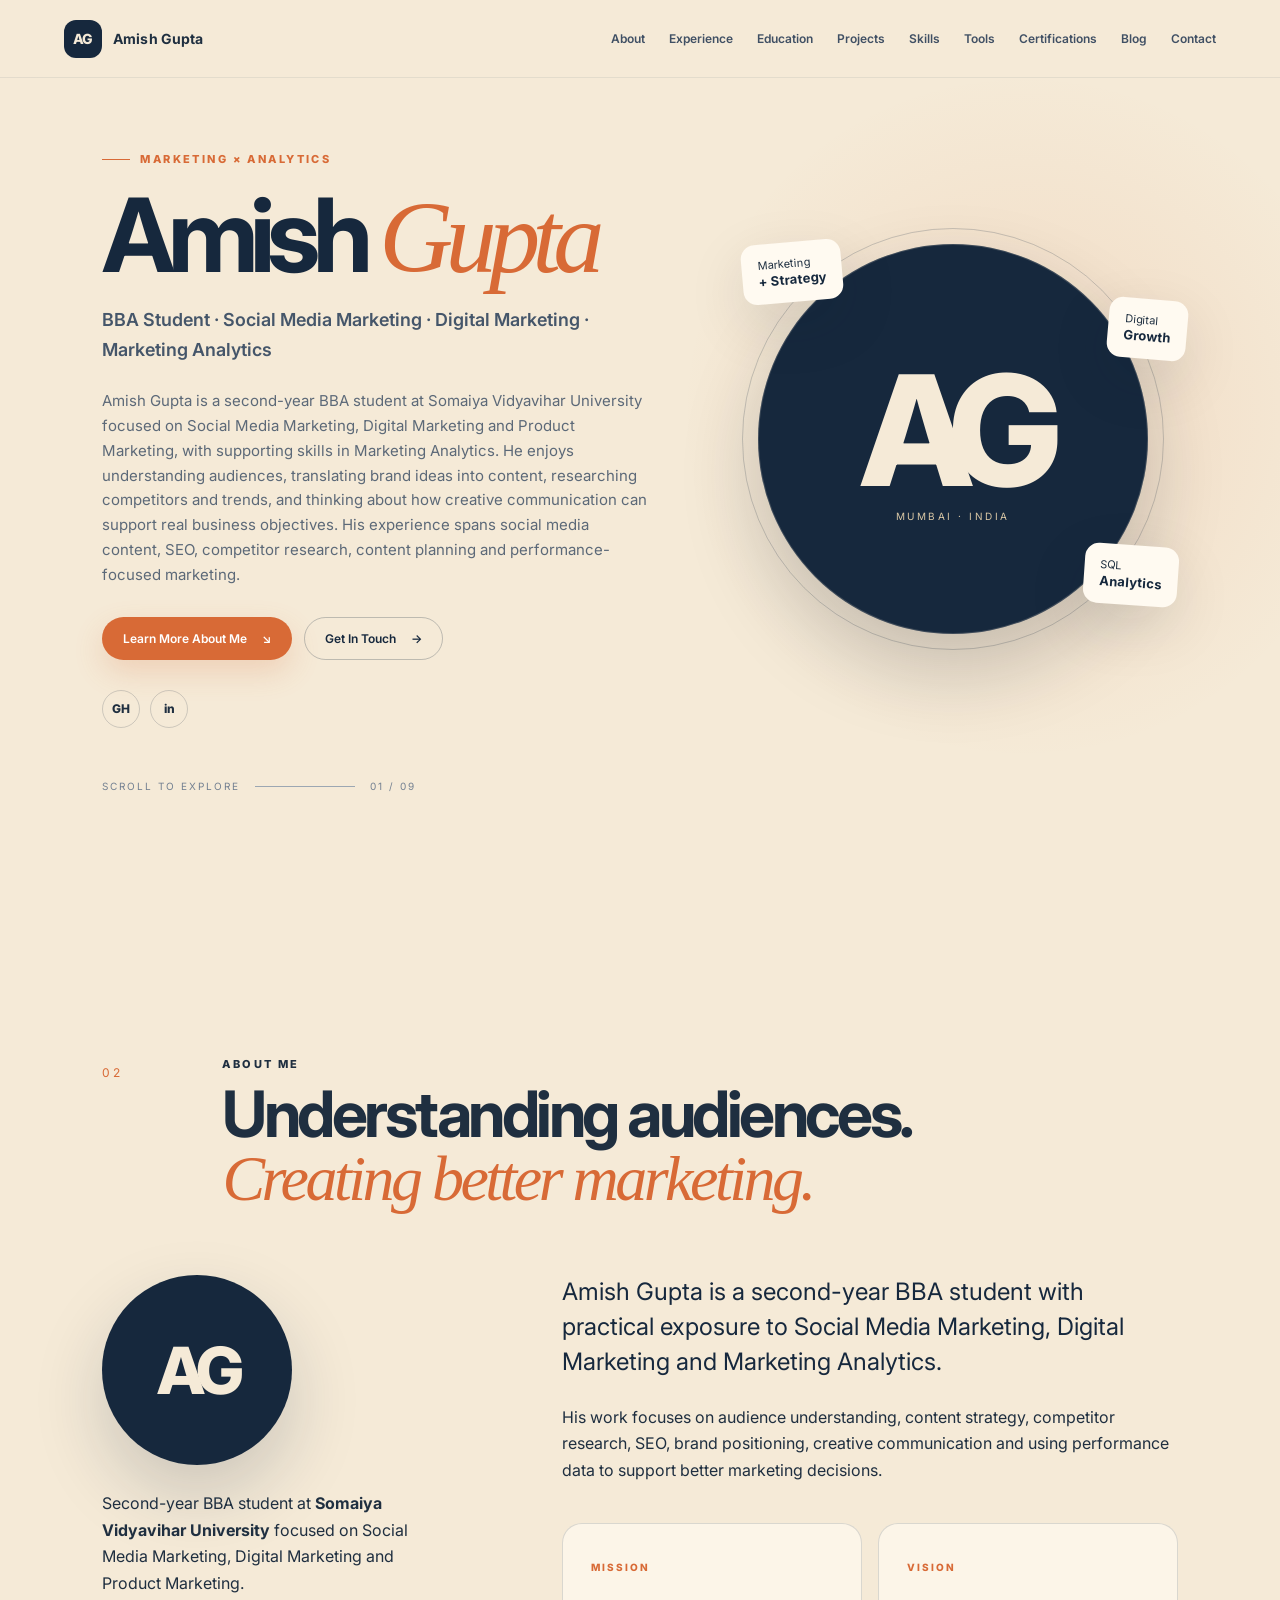
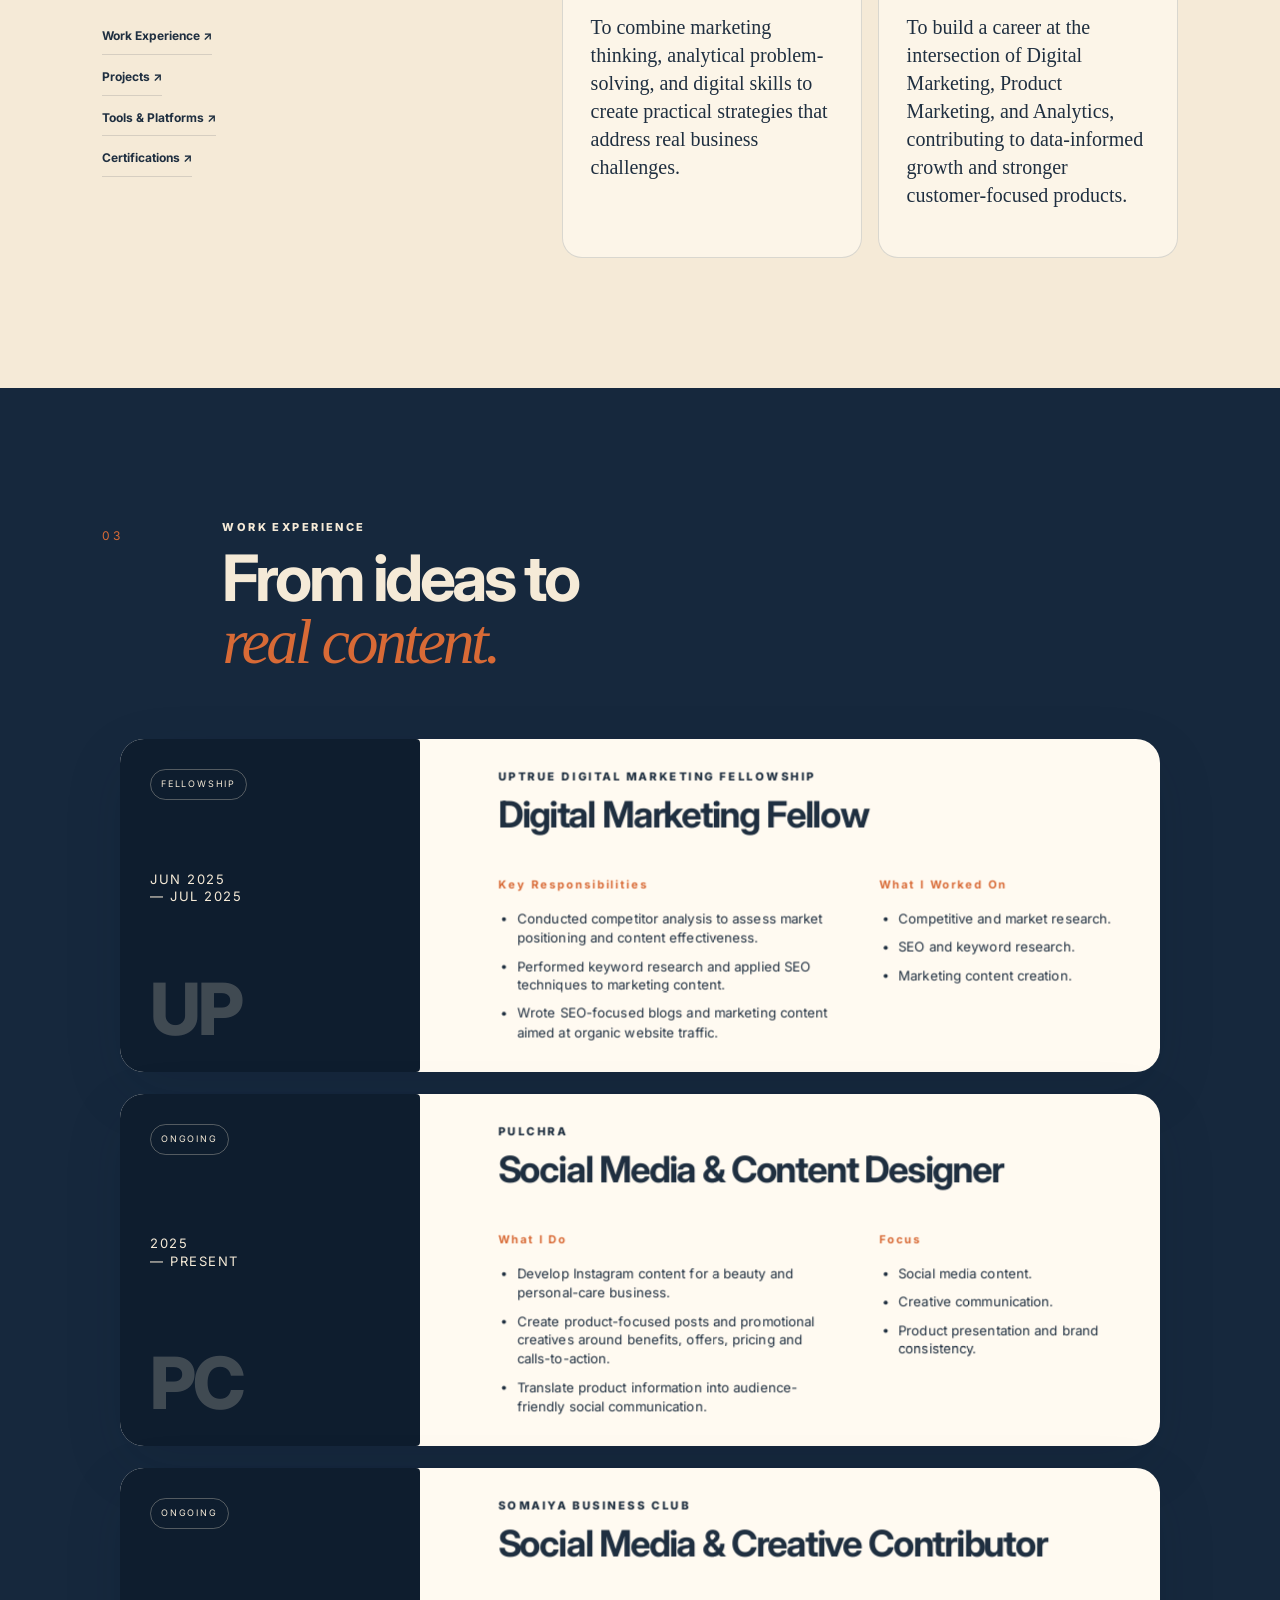
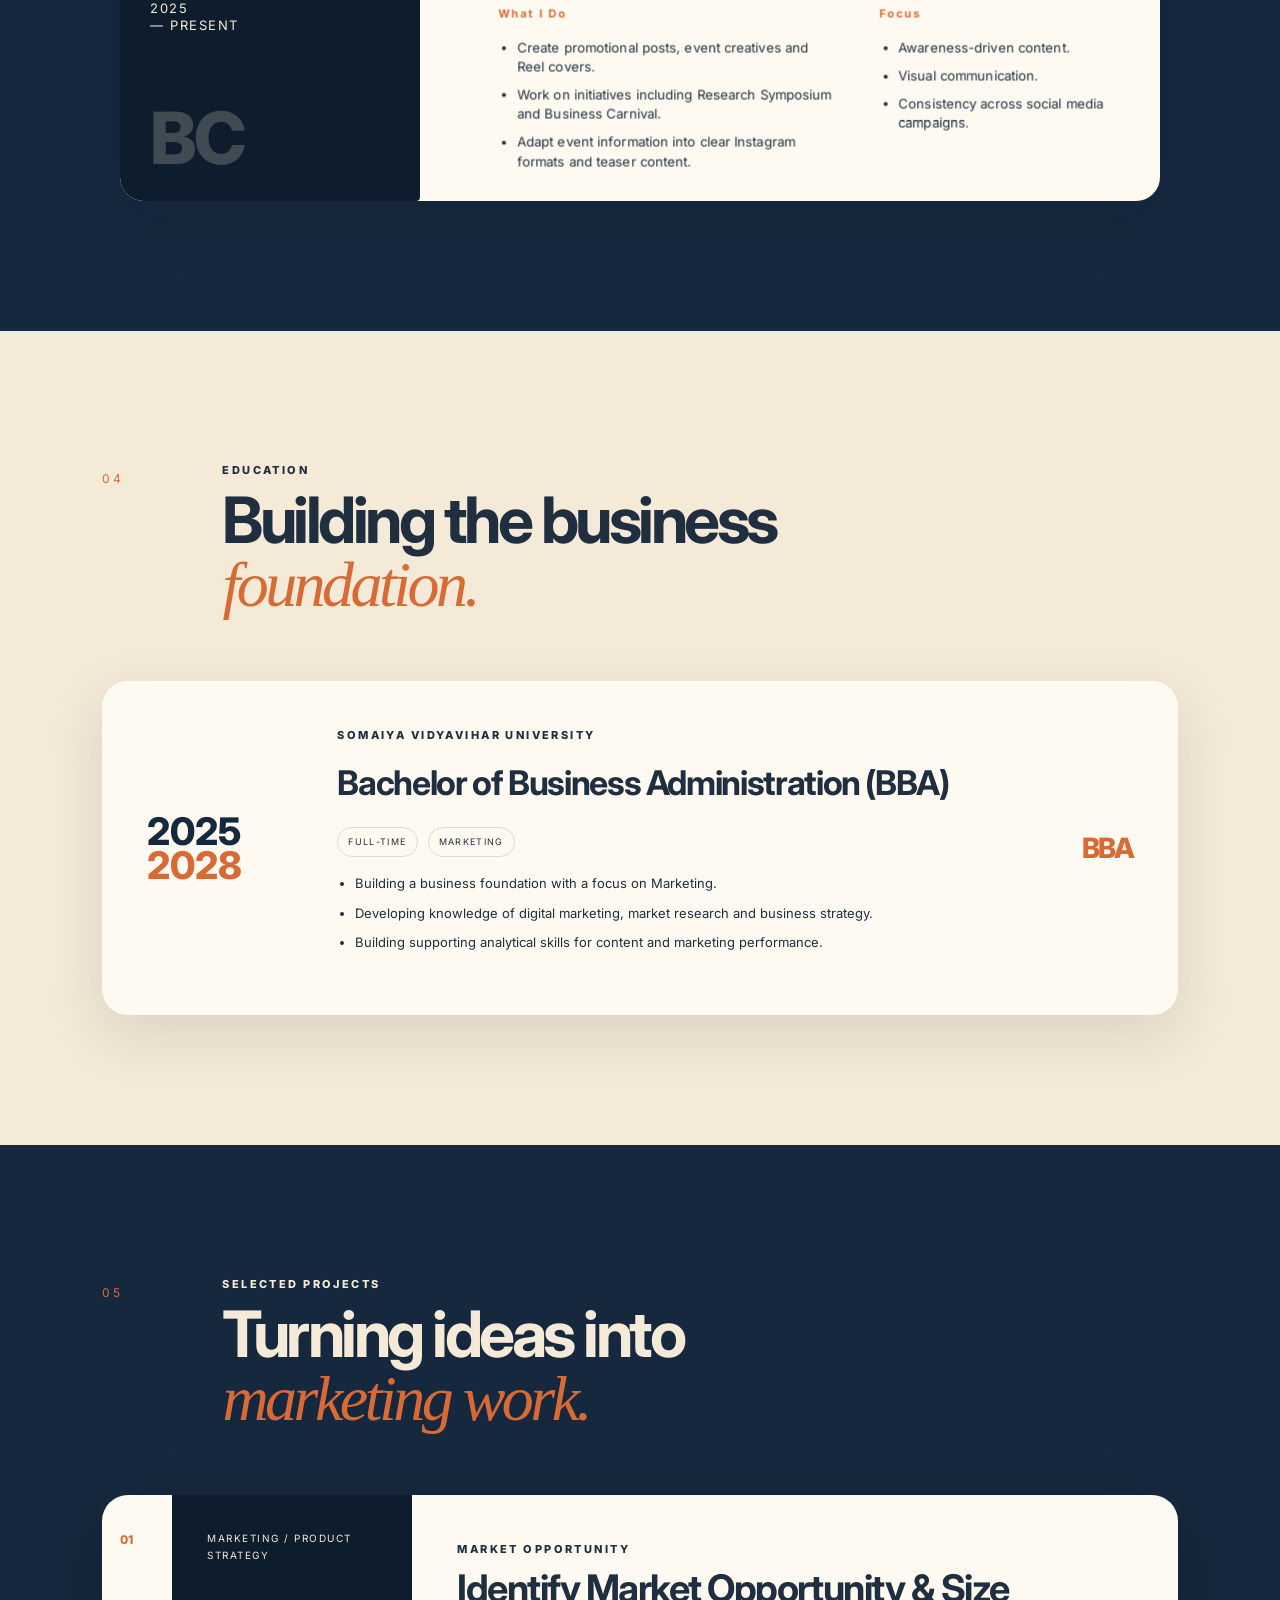
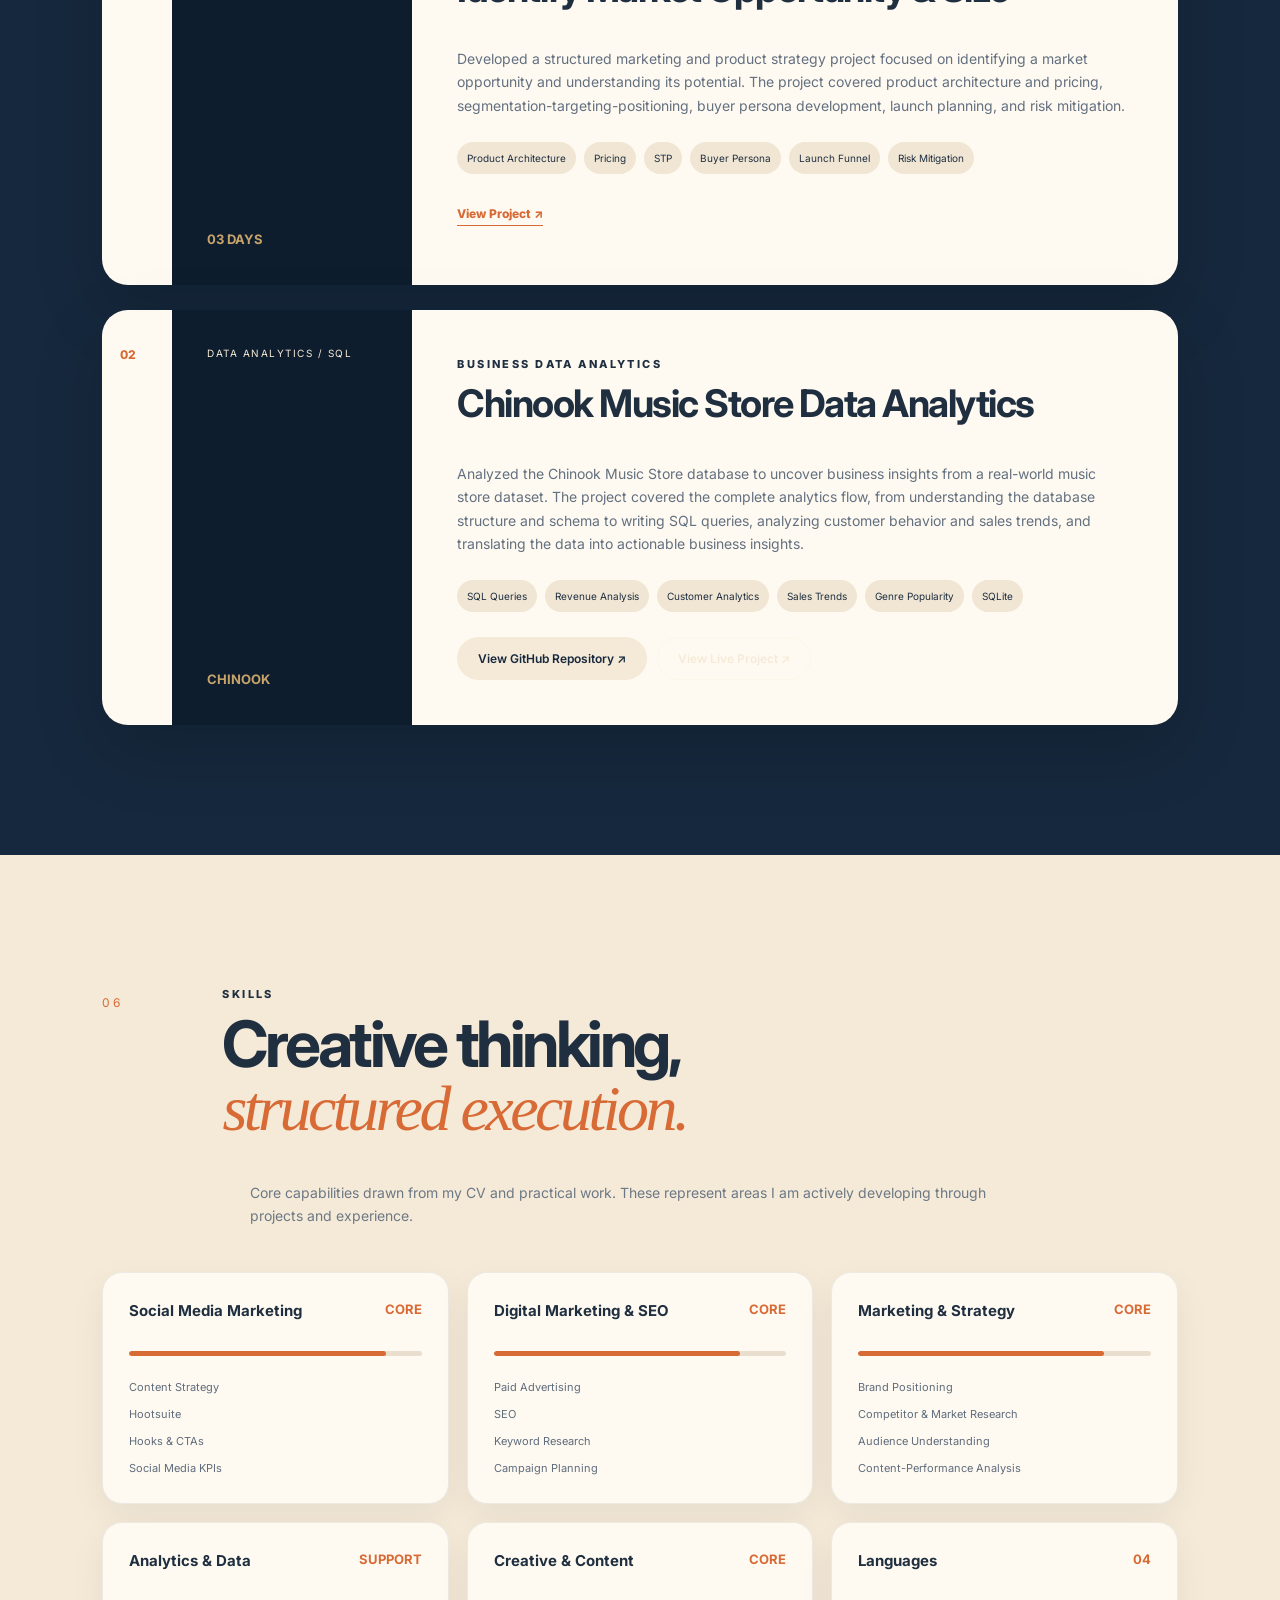
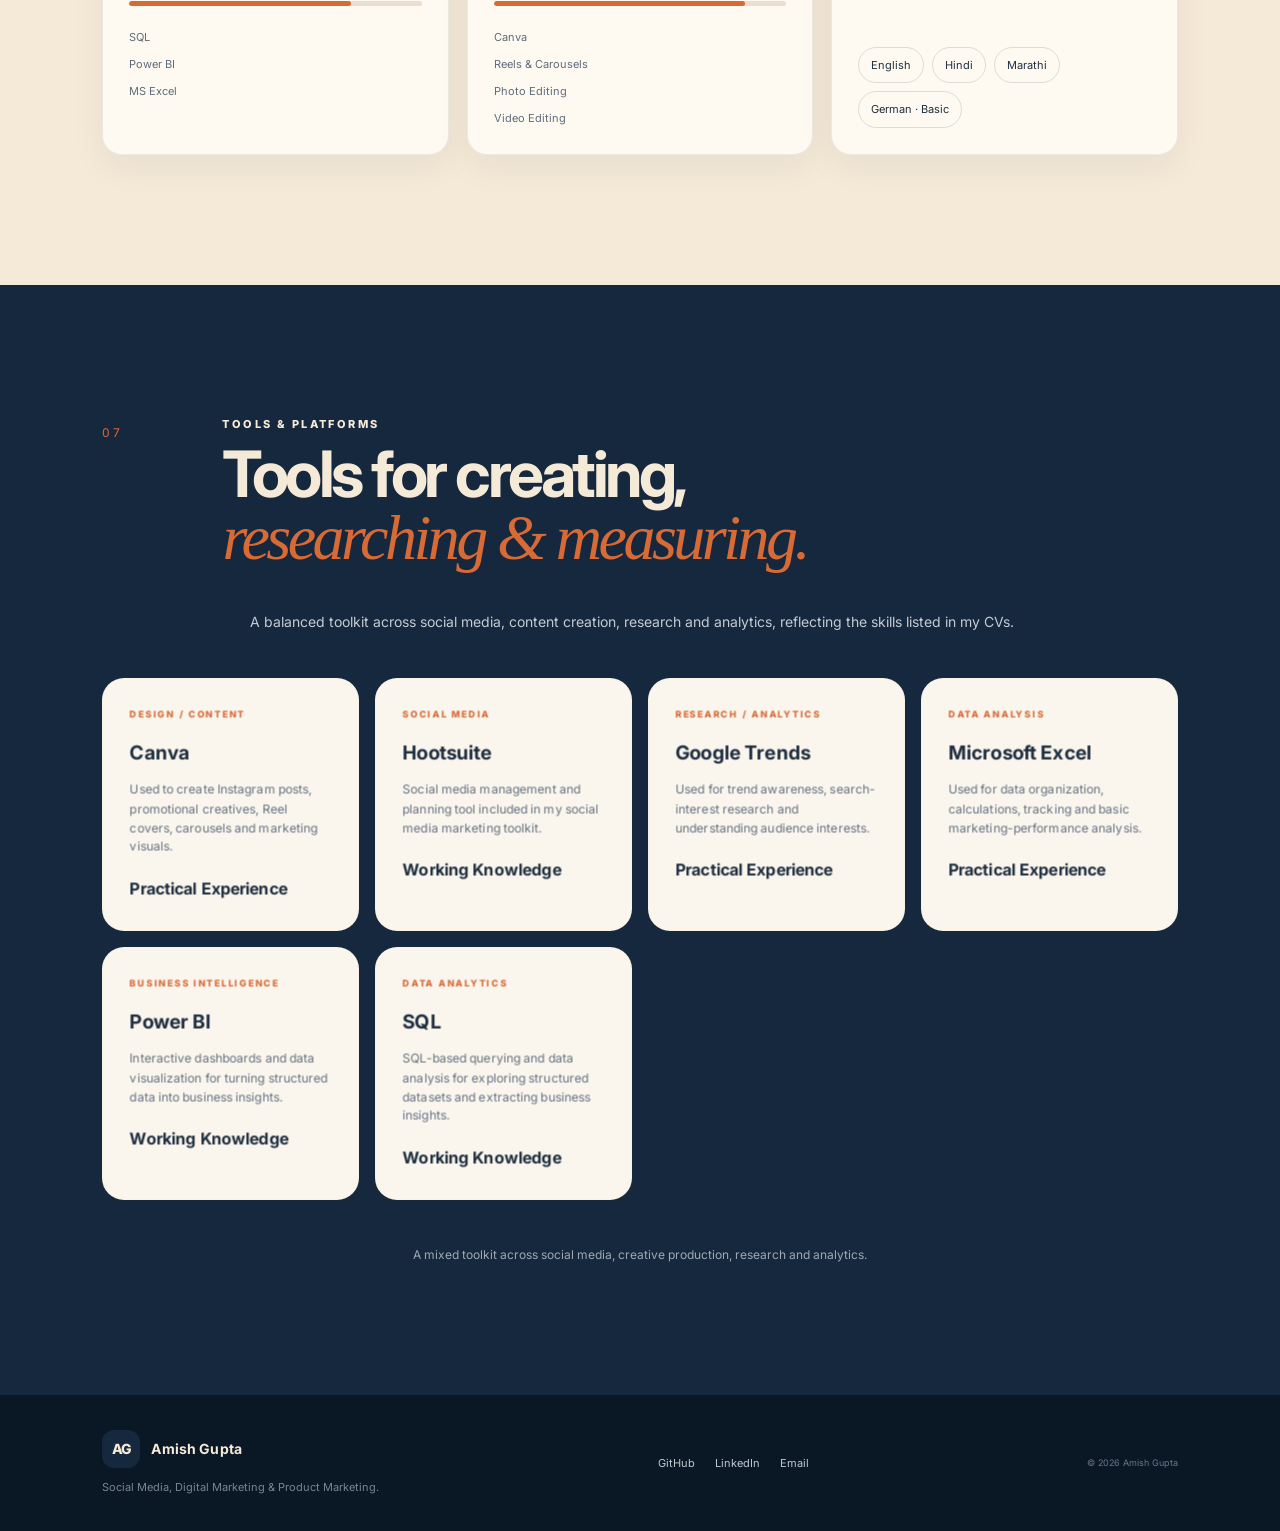
<file: index.html>
<!doctype html>
<html lang="en">
<head>
  <meta charset="utf-8" />
  <meta name="viewport" content="width=device-width, initial-scale=1" />
  <meta name="description" content="Amish Gupta — BBA student focused on Social Media Marketing, Digital Marketing, Product Marketing and Marketing Analytics." />
  <meta name="theme-color" content="#16283d" />
  <title>Amish Gupta — Social Media & Digital Marketing</title>
  <link rel="preconnect" href="https://fonts.googleapis.com">
  <link rel="preconnect" href="https://fonts.gstatic.com" crossorigin>
  <link href="https://fonts.googleapis.com/css2?family=Inter:wght@400;500;600;700;800&display=swap" rel="stylesheet">
  <link rel="icon" href="data:image/svg+xml,%3Csvg xmlns='http://www.w3.org/2000/svg' viewBox='0 0 100 100'%3E%3Crect width='100' height='100' rx='24' fill='%2316283d'/%3E%3Ctext x='50' y='63' text-anchor='middle' font-family='Arial' font-size='38' font-weight='700' fill='%23f5ead7'%3EAG%3C/text%3E%3C/svg%3E">
  <link rel="stylesheet" href="styles.css" />
  <style>.contact-grid-single{grid-template-columns:minmax(0,1fr);justify-items:end}.contact-grid-single .contact-panel{width:min(100%,680px)}</style>

<style>
/* Final layout refinement: compact experience cards + visible 3D depth */
.experience-card {
  width: min(100%, 1040px) !important;
  margin-inline: auto !important;
  padding: 30px !important;
  gap: 30px !important;
  min-height: 0 !important;
  perspective: 1200px;
  transform-style: preserve-3d;
}
.experience-card + .experience-card {
  margin-top: 22px !important;
}
.exp-side {
  min-width: 260px !important;
  padding: 28px 25px !important;
  border-radius: 4px !important;
  display: flex !important;
  flex-direction: column !important;
  justify-content: space-between !important;
}
.exp-mark {
  font-size: clamp(90px, 9vw, 118px) !important;
  line-height: .9 !important;
  opacity: .30 !important;
  letter-spacing: -0.08em !important;
}
.exp-body {
  padding: 8px 10px !important;
  transform: translateZ(18px);
}
.exp-body h3 {
  margin-bottom: 28px !important;
}
.exp-columns {
  gap: 42px !important;
}
.exp-columns > div {
  min-width: 0;
}
.exp-columns h4 {
  margin-bottom: 14px !important;
}
.exp-columns ul {
  padding-left: 20px !important;
  margin: 0 !important;
}
.exp-columns li {
  margin-bottom: 10px !important;
  line-height: 1.55 !important;
}
.experience-card:hover {
  transform: perspective(1200px) translateY(-6px) rotateX(1.5deg) rotateY(-1.5deg) !important;
  box-shadow: 0 24px 48px rgba(0,0,0,.16) !important;
  transition: transform .3s ease, box-shadow .3s ease;
}
.tool-card,
.project-card,
.skill-card,
.education-card,
.cert-card {
  transform-style: preserve-3d;
}
.tool-card {
  perspective: 1000px;
  transition: transform .18s ease-out, box-shadow .25s ease;
}
.tool-card > * {
  transform: translateZ(16px);
}
.tool-card:hover,
.project-card:hover,
.skill-card:hover,
.education-card:hover,
.cert-card:hover {
  transform: translateY(-6px) rotateX(1deg) rotateY(-1deg);
  transition: transform .3s ease, box-shadow .3s ease;
}
@media (max-width: 900px) {
  .experience-card { width: 100% !important; padding: 22px !important; }
  .exp-side { min-width: 0 !important; padding: 22px !important; }
}
</style>
<script>
document.addEventListener('DOMContentLoaded', () => {
  document.querySelectorAll('[data-tilt]').forEach(card => {
    card.addEventListener('mousemove', e => {
      const r = card.getBoundingClientRect();
      const x = (e.clientX - r.left) / r.width - 0.5;
      const y = (e.clientY - r.top) / r.height - 0.5;
      card.style.transform = `perspective(1000px) rotateX(${(-y * 7).toFixed(2)}deg) rotateY(${(x * 9).toFixed(2)}deg) translateY(-6px)`;
    });
    card.addEventListener('mouseleave', () => { card.style.transform = ''; });
  });
});
</script>
<script>
document.addEventListener('DOMContentLoaded', () => {
  const cards = document.querySelectorAll('[data-tilt]');
  cards.forEach(card => {
    card.addEventListener('mousemove', e => {
      const r = card.getBoundingClientRect();
      const x = (e.clientX - r.left) / r.width - 0.5;
      const y = (e.clientY - r.top) / r.height - 0.5;
      card.style.transform =
        `perspective(1000px) rotateX(${(-y * 8).toFixed(2)}deg) rotateY(${(x * 10).toFixed(2)}deg) translateY(-7px)`;
    });
    card.addEventListener('mouseleave', () => {
      card.style.transform = '';
    });
  });
});
</script>


<style id="portfolio-final-refinements">
/* WORK EXPERIENCE — compact card, wider identity panel, better spacing */
#experience .experience-card {
  width: min(100%, 1060px) !important;
  max-width: 1060px !important;
  margin: 0 auto 26px !important;
  padding: 0 !important;
  min-height: 0 !important;
  display: grid !important;
  grid-template-columns: 285px minmax(0, 1fr) !important;
  align-items: stretch !important;
  overflow: hidden !important;
  border-radius: 24px !important;
  transform-style: preserve-3d !important;
  transition: transform .35s ease, box-shadow .35s ease !important;
}
#experience .experience-card:last-child {
  margin-bottom: 0 !important;
}
#experience .experience-card:hover {
  transform: translateY(-6px) rotateX(1deg) rotateY(-1deg) !important;
}
#experience .experience-card .exp-side {
  min-height: 325px !important;
  padding: 34px 32px !important;
  display: flex !important;
  flex-direction: column !important;
  justify-content: space-between !important;
}
#experience .experience-card .exp-mark {
  font-size: 66px !important;
  line-height: .9 !important;
  letter-spacing: -3px !important;
  opacity: .22 !important;
}
#experience .experience-card .exp-date {
  font-size: 13px !important;
  line-height: 1.35 !important;
  letter-spacing: 1.5px !important;
}
#experience .experience-card .exp-body {
  padding: 34px 42px 36px !important;
  min-width: 0 !important;
}
#experience .experience-card .exp-body > h3 {
  margin: 10px 0 28px !important;
  font-size: clamp(32px, 3vw, 44px) !important;
  line-height: 1.05 !important;
}
#experience .experience-card .exp-columns {
  display: grid !important;
  grid-template-columns: minmax(0, 1.15fr) minmax(210px, .85fr) !important;
  gap: 52px !important;
}
#experience .experience-card .exp-columns h4 {
  margin: 0 0 15px !important;
}
#experience .experience-card .exp-columns ul {
  margin: 0 !important;
  padding-left: 19px !important;
}
#experience .experience-card .exp-columns li {
  margin: 0 0 11px !important;
  line-height: 1.5 !important;
}
#experience .experience-card .exp-columns li:last-child {
  margin-bottom: 0 !important;
}

/* Keep skills as text/cards only — no images. */
#skills .skill-card img {
  display: none !important;
}

/* Responsive */
@media (max-width: 820px) {
  #experience .experience-card {
    grid-template-columns: 220px minmax(0, 1fr) !important;
  }
  #experience .experience-card .exp-side {
    min-height: 300px !important;
    padding: 28px 24px !important;
  }
  #experience .experience-card .exp-body {
    padding: 30px !important;
  }
  #experience .experience-card .exp-columns {
    grid-template-columns: 1fr !important;
    gap: 26px !important;
  }
}
@media (max-width: 620px) {
  #experience .experience-card {
    grid-template-columns: 1fr !important;
  }
  #experience .experience-card .exp-side {
    min-height: 190px !important;
  }
}
</style>


<style id="experience-size-fix">
#experience .experience-card {
  box-sizing: border-box !important;
  width: min(100%, 1040px) !important;
  max-width: 1040px !important;
  grid-template-columns: 300px minmax(0, 1fr) !important;
  margin-bottom: 22px !important;
}
#experience .experience-card .exp-side {
  min-height: 300px !important;
  padding: 30px 30px !important;
}
#experience .experience-card .exp-body {
  padding: 30px 38px 32px !important;
}
#experience .experience-card .exp-body > h3 {
  font-size: clamp(30px, 2.8vw, 40px) !important;
  margin: 8px 0 24px !important;
}
#experience .experience-card .exp-columns {
  gap: 42px !important;
}
#experience .experience-card .exp-columns li {
  margin-bottom: 9px !important;
  line-height: 1.45 !important;
}
#experience .experience-card .exp-mark {
  font-size: 72px !important;
}
</style>


<style id="portfolio-v6-fixes">
/* V6: text-led skills/tools; compact, balanced experience card */
#skills .skill-card img, #tools .tool-card img { display:none !important; }
#tools .tool-card > div { margin-top:0 !important; }
.experience-card {
  width: min(100%, 1100px) !important;
  margin-inline: auto !important;
  padding: 34px 38px !important;
  grid-template-columns: 235px minmax(0,1fr) !important;
  gap: 42px !important;
  min-height: 0 !important;
}
.exp-side {
  min-height: 300px !important;
  padding: 34px !important;
}
.exp-body { padding: 10px 0 !important; }
.exp-columns { grid-template-columns: repeat(2, minmax(0,1fr)) !important; gap: 52px !important; }
.exp-columns h4 { margin-bottom: 16px !important; }
.exp-columns li { margin-bottom: 12px !important; line-height: 1.6 !important; }
@media (max-width: 900px) {
  .experience-card { grid-template-columns: 1fr !important; padding: 26px !important; }
  .exp-side { min-height: 220px !important; }
  .exp-columns { grid-template-columns: 1fr !important; gap: 28px !important; }
}
</style>

<style id="no-tool-images-and-card-layout">
  /* NO IMAGES in Skills or Tools */
  #skills img,
  #tools img {
    display: none !important;
    width: 0 !important;
    height: 0 !important;
    margin: 0 !important;
    padding: 0 !important;
  }

  /* Tools: compact, balanced cards with no reserved icon/image area */
  #tools .tools-grid {
    align-items: stretch !important;
  }
  #tools .tool-card {
    min-height: 240px !important;
    height: auto !important;
    padding: 30px 28px !important;
    display: flex !important;
    align-items: stretch !important;
    transform-style: preserve-3d !important;
  }
  #tools .tool-card > div {
    width: 100% !important;
    margin: 0 !important;
    padding: 0 !important;
    transform: translateZ(16px);
  }
  #tools .tool-card small {
    display: block !important;
    margin: 0 0 14px !important;
  }
  #tools .tool-card h3 {
    margin: 0 0 12px !important;
  }
  #tools .tool-card p {
    margin: 0 0 18px !important;
    line-height: 1.55 !important;
  }
  #tools .tool-card b {
    display: block !important;
    margin-top: auto !important;
  }

  /* Skills: text-only cards; no image spacing */
  #skills .skill-card {
    min-height: 0 !important;
    height: auto !important;
    padding: 26px !important;
  }

  /* Keep work-experience proportions compact and readable */
  #experience .experience-card {
    width: min(100%, 1040px) !important;
    max-width: 1040px !important;
  }

  @media (max-width: 900px) {
    #tools .tool-card {
      min-height: 0 !important;
      padding: 26px 24px !important;
    }
  }
</style>

</head>
<body>
  <div class="progress-line" id="progressLine"></div>
  <header class="site-header" id="siteHeader">
    <a class="brand" href="#home" aria-label="Amish Gupta home"><span>AG</span><b>Amish Gupta</b></a>
    <button class="menu-toggle" id="menuToggle" aria-label="Open navigation" aria-expanded="false"><span></span><span></span><span></span></button>
    <nav class="nav" id="nav">
      <a href="#about">About</a><a href="#experience">Experience</a><a href="#education">Education</a><a href="#projects">Projects</a><a href="#skills">Skills</a><a href="#tools">Tools</a><a href="certificates.html">Certifications</a><a href="blog.html">Blog</a><a href="contact.html">Contact</a>
    </nav>
  </header>

  <main>
    <section class="hero section" id="home">
          <div class="hero-grid">
            <div class="hero-copy reveal">
              <div class="eyebrow"><span></span> MARKETING × ANALYTICS</div>
              <h1>Amish <em>Gupta</em></h1>
              <p class="role-line">BBA Student · Social Media Marketing · Digital Marketing · Marketing Analytics</p>
              <p class="hero-intro">Amish Gupta is a second-year BBA student at Somaiya Vidyavihar University focused on Social Media Marketing, Digital Marketing and Product Marketing, with supporting skills in Marketing Analytics.
    
    He enjoys understanding audiences, translating brand ideas into content, researching competitors and trends, and thinking about how creative communication can support real business objectives. His experience spans social media content, SEO, competitor research, content planning and performance-focused marketing.</p>
              <div class="hero-actions"><a class="btn btn-primary" href="#about">Learn More About Me <span>↘</span></a><a class="btn btn-ghost" href="contact.html">Get In Touch <span>→</span></a></div>
              <div class="socials" aria-label="Social links">
                <a href="https://github.com/amishgupta13-alt" target="_blank" rel="noopener noreferrer" aria-label="GitHub">GH</a>
                <a href="https://www.linkedin.com/in/amish-gupta-92267836a/" target="_blank" rel="noopener noreferrer" aria-label="LinkedIn">in</a>
              </div>
            </div>
            <div class="hero-art reveal delay-2" aria-label="AG profile monogram">
              <div class="orbit orbit-a"></div><div class="orbit orbit-b"></div>
              <div class="monogram"><span>AG</span><small>MUMBAI · INDIA</small></div>
              <div class="floating-note note-a">Marketing<br><b>+ Strategy</b></div>
              <div class="floating-note note-b">SQL<br><b>Analytics</b></div>
              <div class="floating-note note-c">Digital<br><b>Growth</b></div>
            </div>
          </div>
          <div class="hero-footer"><span>SCROLL TO EXPLORE</span><span class="scroll-line"></span><span>01 / 09</span></div>
        </section>

    <section class="section cream" id="about">
          <div class="section-head reveal"><span class="section-number">02</span><div><p class="kicker">ABOUT ME</p><h2>Understanding audiences.<br><em>Creating better marketing.</em></h2></div></div>
          <div class="about-grid">
            <div class="about-profile reveal"><div class="profile-monogram">AG</div><p>Second-year BBA student at <strong>Somaiya Vidyavihar University</strong> focused on Social Media Marketing, Digital Marketing and Product Marketing.</p><div class="about-links"><a href="#experience">Work Experience ↗</a><a href="#projects">Projects ↗</a><a href="#tools">Tools & Platforms ↗</a><a href="#certifications">Certifications ↗</a></div></div>
            <div class="about-text reveal delay-1"><p class="lead">Amish Gupta is a second-year BBA student with practical exposure to Social Media Marketing, Digital Marketing and Marketing Analytics.</p><p>His work focuses on audience understanding, content strategy, competitor research, SEO, brand positioning, creative communication and using performance data to support better marketing decisions.</p><div class="mission-grid"><article class="flip-card"><div><span>MISSION</span><p>To combine marketing thinking, analytical problem-solving, and digital skills to create practical strategies that address real business challenges.</p></div></article><article class="flip-card"><div><span>VISION</span><p>To build a career at the intersection of Digital Marketing, Product Marketing, and Analytics, contributing to data-informed growth and stronger customer-focused products.</p></div></article></div></div>
          </div>
        </section>

    <section class="section navy" id="experience">
          <div class="section-head light reveal"><span class="section-number">03</span><div><p class="kicker">WORK EXPERIENCE</p><h2>From ideas to<br><em>real content.</em></h2></div></div>
          <article class="experience-card reveal"><div class="exp-side"><span class="badge">FELLOWSHIP</span><div class="exp-date">JUN 2025<br>— JUL 2025</div><div class="exp-mark">UP</div></div><div class="exp-body"><p class="kicker">UPTRUE DIGITAL MARKETING FELLOWSHIP</p><h3>Digital Marketing Fellow</h3><div class="exp-columns"><div><h4>Key Responsibilities</h4><ul><li>Conducted competitor analysis to assess market positioning and content effectiveness.</li><li>Performed keyword research and applied SEO techniques to marketing content.</li><li>Wrote SEO-focused blogs and marketing content aimed at organic website traffic.</li></ul></div><div><h4>What I Worked On</h4><ul><li>Competitive and market research.</li><li>SEO and keyword research.</li><li>Marketing content creation.</li></ul></div></div></div></article>
    <article class="experience-card reveal delay-1"><div class="exp-side"><span class="badge">ONGOING</span><div class="exp-date">2025<br>— PRESENT</div><div class="exp-mark">PC</div></div><div class="exp-body"><p class="kicker">PULCHRA</p><h3>Social Media & Content Designer</h3><div class="exp-columns"><div><h4>What I Do</h4><ul><li>Develop Instagram content for a beauty and personal-care business.</li><li>Create product-focused posts and promotional creatives around benefits, offers, pricing and calls-to-action.</li><li>Translate product information into audience-friendly social communication.</li></ul></div><div><h4>Focus</h4><ul><li>Social media content.</li><li>Creative communication.</li><li>Product presentation and brand consistency.</li></ul></div></div></div></article>
    <article class="experience-card reveal delay-2"><div class="exp-side"><span class="badge">ONGOING</span><div class="exp-date">2025<br>— PRESENT</div><div class="exp-mark">BC</div></div><div class="exp-body"><p class="kicker">SOMAIYA BUSINESS CLUB</p><h3>Social Media & Creative Contributor</h3><div class="exp-columns"><div><h4>What I Do</h4><ul><li>Create promotional posts, event creatives and Reel covers.</li><li>Work on initiatives including Research Symposium and Business Carnival.</li><li>Adapt event information into clear Instagram formats and teaser content.</li></ul></div><div><h4>Focus</h4><ul><li>Awareness-driven content.</li><li>Visual communication.</li><li>Consistency across social media campaigns.</li></ul></div></div></div></article>
        </section>

    <section class="section cream" id="education">
          <div class="section-head reveal"><span class="section-number">04</span><div><p class="kicker">EDUCATION</p><h2>Building the business<br><em>foundation.</em></h2></div></div>
          <article class="education-card reveal"><div class="edu-year">2025<br><span>2028</span></div><div class="edu-main"><p class="kicker">SOMAIYA VIDYAVIHAR UNIVERSITY</p><h3>Bachelor of Business Administration (BBA)</h3><div class="edu-meta"><span>FULL-TIME</span><span>MARKETING</span></div><ul><li>Building a business foundation with a focus on Marketing.</li><li>Developing knowledge of digital marketing, market research and business strategy.</li><li>Building supporting analytical skills for content and marketing performance.</li></ul></div><div class="edu-icon">BBA</div></article>
        </section>

    <section class="section navy projects-section" id="projects">
          <div class="section-head light reveal"><span class="section-number">05</span><div><p class="kicker">SELECTED PROJECTS</p><h2>Turning ideas into<br><em>marketing work.</em></h2></div></div>
          <div class="project-stack">
            <article class="project-card reveal"><div class="project-num">01</div><div class="project-side"><span>MARKETING / PRODUCT STRATEGY</span><strong>03 DAYS</strong></div><div class="project-content"><p class="kicker">MARKET OPPORTUNITY</p><h3>Identify Market Opportunity & Size</h3><p>Developed a structured marketing and product strategy project focused on identifying a market opportunity and understanding its potential. The project covered product architecture and pricing, segmentation-targeting-positioning, buyer persona development, launch planning, and risk mitigation.</p><div class="outcomes"><span>Product Architecture</span><span>Pricing</span><span>STP</span><span>Buyer Persona</span><span>Launch Funnel</span><span>Risk Mitigation</span></div><a class="text-link" href="https://lnkd.in/p/d2awQ8B6" target="_blank" rel="noopener noreferrer">View Project ↗</a></div></article>
            <article class="project-card reveal delay-1"><div class="project-num">02</div><div class="project-side"><span>DATA ANALYTICS / SQL</span><strong>CHINOOK</strong></div><div class="project-content"><p class="kicker">BUSINESS DATA ANALYTICS</p><h3>Chinook Music Store Data Analytics</h3><p>Analyzed the Chinook Music Store database to uncover business insights from a real-world music store dataset. The project covered the complete analytics flow, from understanding the database structure and schema to writing SQL queries, analyzing customer behavior and sales trends, and translating the data into actionable business insights.</p><div class="outcomes"><span>SQL Queries</span><span>Revenue Analysis</span><span>Customer Analytics</span><span>Sales Trends</span><span>Genre Popularity</span><span>SQLite</span></div><div class="project-actions"><a class="btn btn-light" href="https://lnkd.in/d4z_aHwC" target="_blank" rel="noopener noreferrer">View GitHub Repository ↗</a><a class="btn btn-outline-light" href="https://amishgupta13-alt.github.io/Analysis-Project/" target="_blank" rel="noopener noreferrer">View Live Project ↗</a></div></div></article>
          </div>
        </section>

    <section class="section cream" id="skills">
          <div class="section-head reveal"><span class="section-number">06</span><div><p class="kicker">SKILLS</p><h2>Creative thinking,<br><em>structured execution.</em></h2></div></div>
          <p class="section-intro reveal">Core capabilities drawn from my CV and practical work. These represent areas I am actively developing through projects and experience.</p>
          <div class="skills-grid">
            <article class="skill-card reveal"><div class="skill-head"><h3>Social Media Marketing</h3><b>CORE</b></div><div class="bar"><i style="--w:88%"></i></div><div class="skill-list"><span>Content Strategy</span><span>Hootsuite</span><span>Hooks & CTAs</span><span>Social Media KPIs</span></div></article>
            <article class="skill-card reveal delay-1"><div class="skill-head"><h3>Digital Marketing & SEO</h3><b>CORE</b></div><div class="bar"><i style="--w:84%"></i></div><div class="skill-list"><span>Paid Advertising</span><span>SEO</span><span>Keyword Research</span><span>Campaign Planning</span></div></article>
            <article class="skill-card reveal delay-2"><div class="skill-head"><h3>Marketing & Strategy</h3><b>CORE</b></div><div class="bar"><i style="--w:84%"></i></div><div class="skill-list"><span>Brand Positioning</span><span>Competitor & Market Research</span><span>Audience Understanding</span><span>Content-Performance Analysis</span></div></article>
            <article class="skill-card reveal"><div class="skill-head"><h3>Analytics & Data</h3><b>SUPPORT</b></div><div class="bar"><i style="--w:76%"></i></div><div class="skill-list"><span>SQL</span><span>Power BI</span><span>MS Excel</span></div></article>
            <article class="skill-card reveal delay-1"><div class="skill-head"><h3>Creative & Content</h3><b>CORE</b></div><div class="bar"><i style="--w:86%"></i></div><div class="skill-list"><span>Canva</span><span>Reels & Carousels</span><span>Photo Editing</span><span>Video Editing</span></div></article>
            <article class="skill-card languages reveal delay-2"><div class="skill-head"><h3>Languages</h3><b>04</b></div><div class="language-pills"><span>English</span><span>Hindi</span><span>Marathi</span><span>German · Basic</span></div></article>
          </div></section>

    <section class="section navy tools-section" id="tools">
          <div class="section-head light reveal"><span class="section-number">07</span><div><p class="kicker">TOOLS & PLATFORMS</p><h2>Tools for creating,<br><em>researching & measuring.</em></h2></div></div>
          <p class="section-intro light-copy reveal">A balanced toolkit across social media, content creation, research and analytics, reflecting the skills listed in my CVs.</p>
          <div class="tools-grid">
            <article class="tool-card reveal" data-tilt><div><small>DESIGN / CONTENT</small><h3>Canva</h3><p>Used to create Instagram posts, promotional creatives, Reel covers, carousels and marketing visuals.</p><b>Practical Experience</b></div></article>
            <article class="tool-card reveal delay-1" data-tilt><div><small>SOCIAL MEDIA</small><h3>Hootsuite</h3><p>Social media management and planning tool included in my social media marketing toolkit.</p><b>Working Knowledge</b></div></article>
            <article class="tool-card reveal delay-2" data-tilt><div><small>RESEARCH / ANALYTICS</small><h3>Google Trends</h3><p>Used for trend awareness, search-interest research and understanding audience interests.</p><b>Practical Experience</b></div></article>
            <article class="tool-card reveal" data-tilt><div><small>DATA ANALYSIS</small><h3>Microsoft Excel</h3><p>Used for data organization, calculations, tracking and basic marketing-performance analysis.</p><b>Practical Experience</b></div></article>
            <article class="tool-card reveal delay-1" data-tilt><div><small>BUSINESS INTELLIGENCE</small><h3>Power BI</h3><p>Interactive dashboards and data visualization for turning structured data into business insights.</p><b>Working Knowledge</b></div></article>
            <article class="tool-card reveal delay-2" data-tilt><div><small>DATA ANALYTICS</small><h3>SQL</h3><p>SQL-based querying and data analysis for exploring structured datasets and extracting business insights.</p><b>Working Knowledge</b></div></article>
          </div>
          <p class="tool-note reveal">A mixed toolkit across social media, creative production, research and analytics.</p>
        </section>
  </main>

  <footer class="footer"><div><a class="brand" href="#home"><span>AG</span><b>Amish Gupta</b></a><p>Social Media, Digital Marketing & Product Marketing.</p></div><div class="footer-links"><a href="https://github.com/amishgupta13-alt" target="_blank" rel="noopener noreferrer">GitHub</a><a href="https://www.linkedin.com/in/amish-gupta-92267836a/" target="_blank" rel="noopener noreferrer">LinkedIn</a><a href="mailto:amishgupta13@gmail.com">Email</a></div><small>© <span id="year"></span> Amish Gupta</small></footer>
  <script src="script.js"></script>
</body>
</html>
</file>
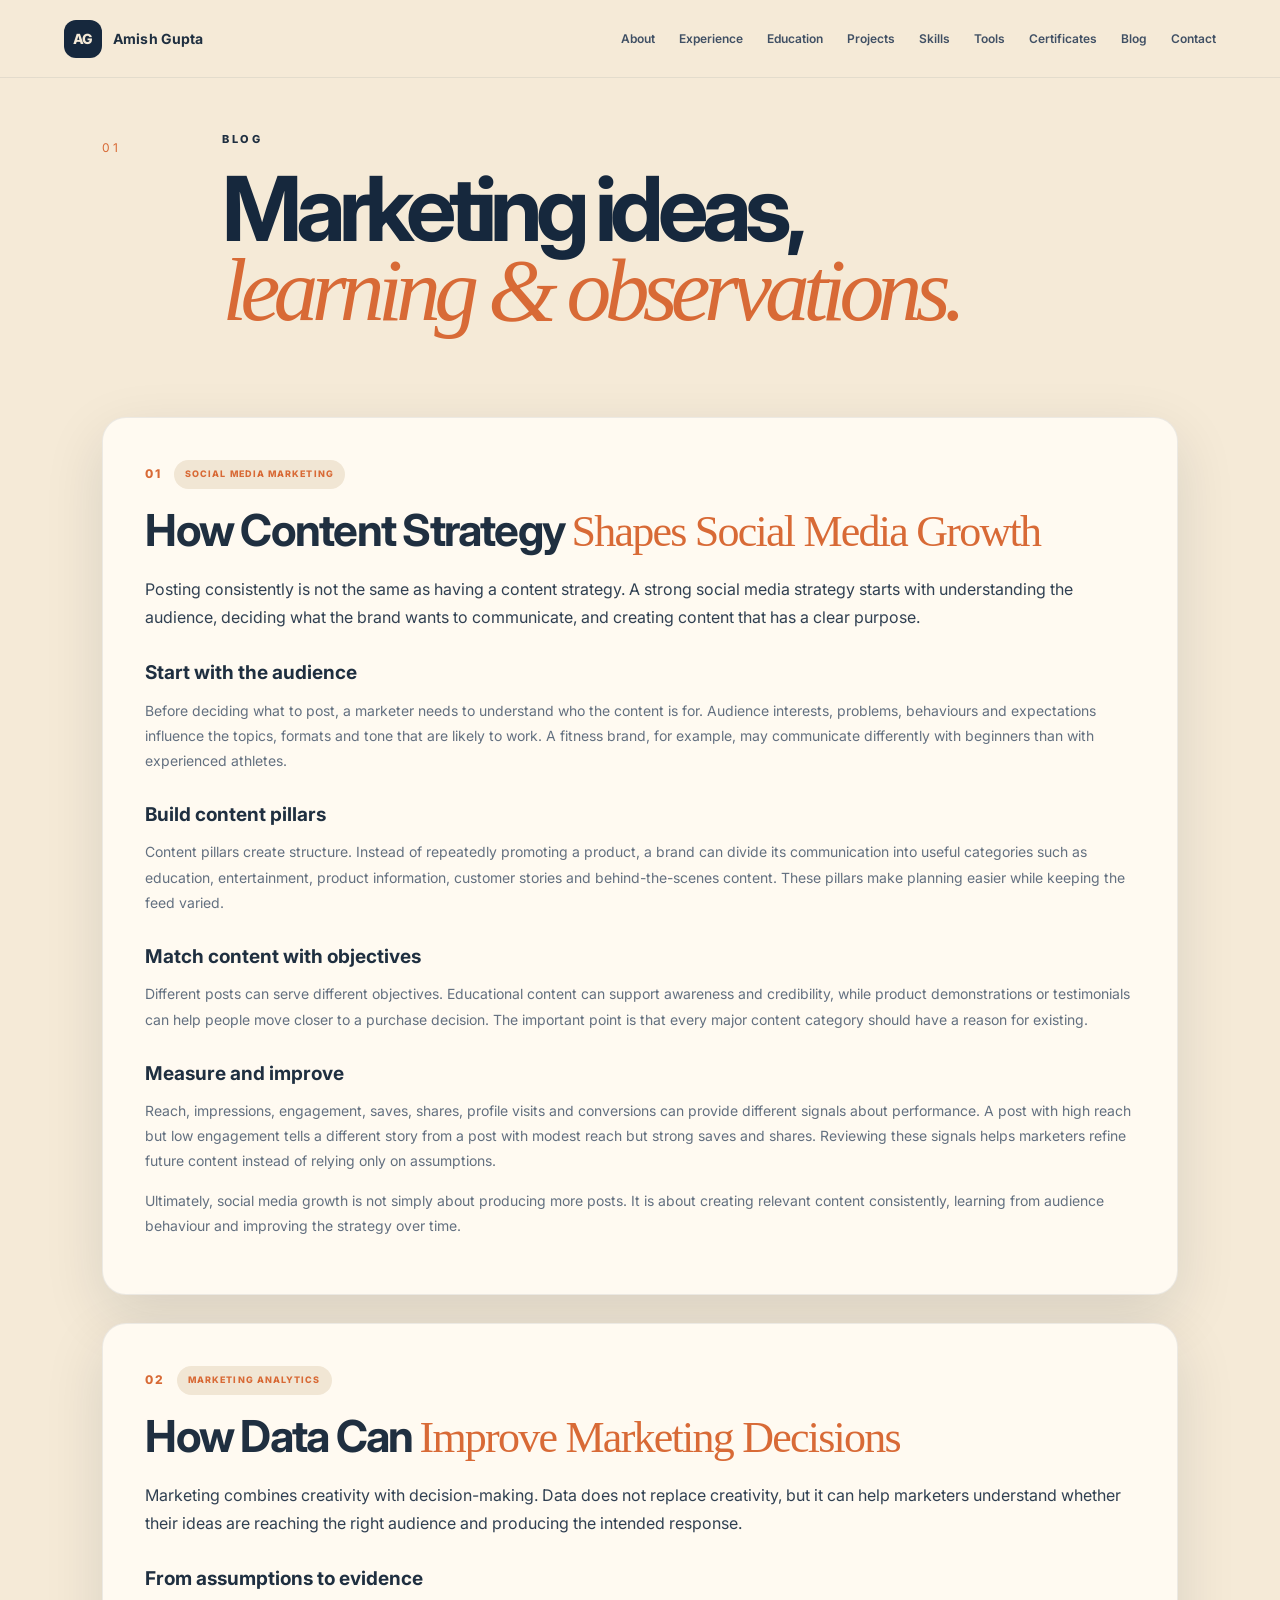
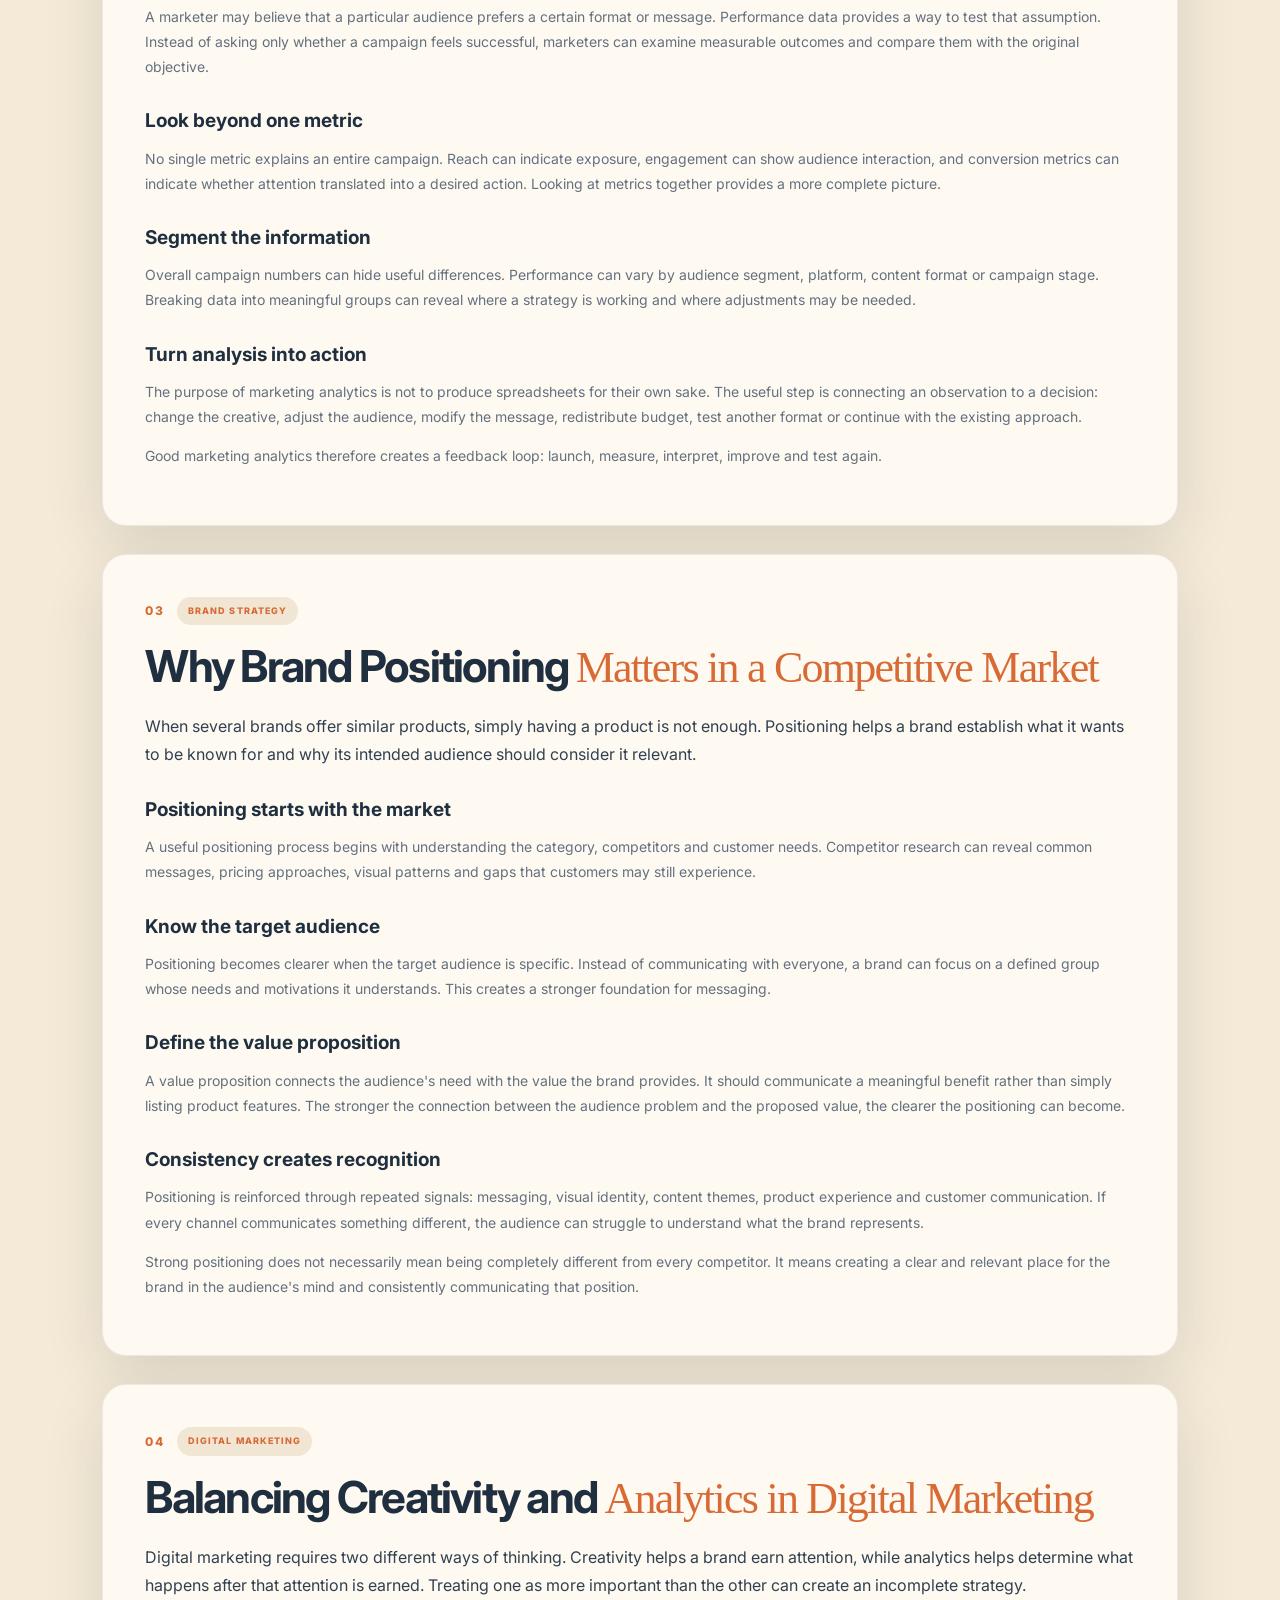
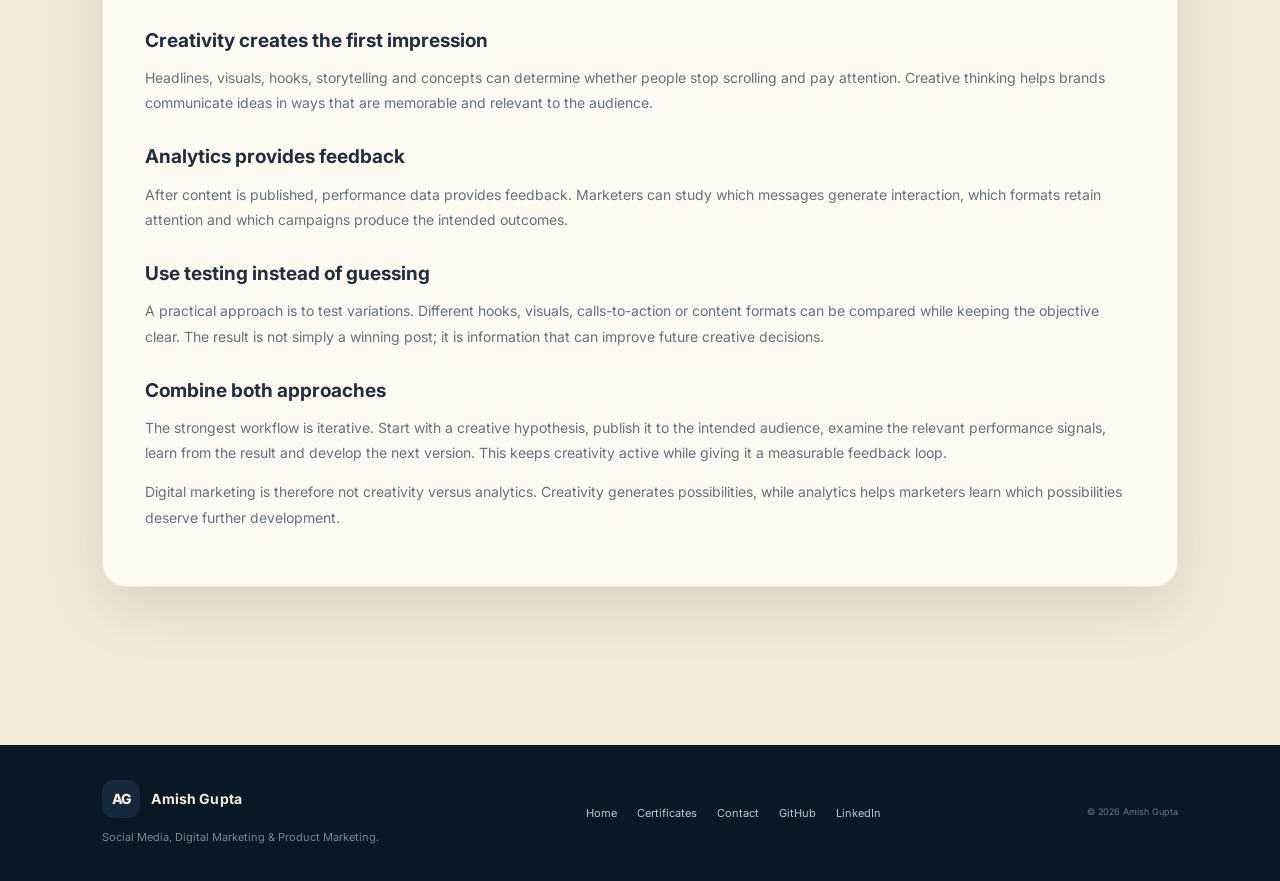
<file: blog.html>
<!doctype html>
<html lang="en">
<head>
  <meta charset="utf-8">
  <meta name="viewport" content="width=device-width, initial-scale=1">
  <meta name="description" content="Marketing insights and practical articles by Amish Gupta.">
  <title>Blog — Amish Gupta</title>
  <link rel="preconnect" href="https://fonts.googleapis.com">
  <link rel="preconnect" href="https://fonts.gstatic.com" crossorigin>
  <link href="https://fonts.googleapis.com/css2?family=Inter:wght@400;500;600;700;800&display=swap" rel="stylesheet">
  <link rel="stylesheet" href="styles.css">
  <style>
    .articles-wrap{max-width:1100px;margin:0 auto}
    .article-card{background:var(--paper);border-radius:24px;padding:42px;box-shadow:var(--shadow);margin-bottom:28px;border:1px solid rgba(22,40,61,.08)}
    .article-meta{display:flex;gap:12px;align-items:center;flex-wrap:wrap;margin-bottom:18px}
    .article-number{font-size:12px;font-weight:800;letter-spacing:.15em;color:var(--orange)}
    .article-tag{font-size:9px;font-weight:800;letter-spacing:.12em;color:var(--orange);background:#f1e6d4;padding:7px 11px;border-radius:99px}
    .article-card h2{font-size:clamp(28px,4vw,44px);line-height:1.08;letter-spacing:-.04em;margin:0 0 20px}
    .article-card h2 em{font-style:normal;color:var(--orange)}
    .article-card h3{font-size:19px;margin:26px 0 9px}
    .article-card p{font-size:14px;line-height:1.8;color:#637080;margin:0 0 14px}
    .article-card ul{color:#637080;line-height:1.8;font-size:14px;padding-left:22px}
    .article-card li{margin-bottom:7px}
    .article-intro{font-size:16px!important;line-height:1.75!important;color:#304052!important}
    @media(max-width:700px){.article-card{padding:26px}}
  </style>
</head>
<body>

<div class="progress-line" id="progressLine"></div>

<header class="site-header" id="siteHeader">
  <a class="brand" href="index.html#home" aria-label="Amish Gupta home">
    <span>AG</span><b>Amish Gupta</b>
  </a>

  <button class="menu-toggle" id="menuToggle" aria-label="Open navigation" aria-expanded="false">
    <span></span><span></span><span></span>
  </button>

  <nav class="nav" id="nav">
    <a href="index.html#about">About</a>
    <a href="index.html#experience">Experience</a>
    <a href="index.html#education">Education</a>
    <a href="index.html#projects">Projects</a>
    <a href="index.html#skills">Skills</a>
    <a href="index.html#tools">Tools</a>
    <a href="certificates.html">Certificates</a>
    <a href="blog.html">Blog</a>
    <a href="contact.html">Contact</a>
  </nav>
</header>

<main>
<section class="section cream">

  <div class="section-head reveal">
    <span class="section-number">01</span>
    <div>
      <p class="kicker">BLOG</p>
      <h1 style="font-size:clamp(3rem,7vw,7rem);">
        Marketing ideas,
        <br><em>learning & observations.</em>
      </h1>
    </div>
  </div>

  <div class="articles-wrap">

    <article class="article-card reveal">
      <div class="article-meta">
        <span class="article-number">01</span>
        <span class="article-tag">SOCIAL MEDIA MARKETING</span>
      </div>

      <h2>How Content Strategy <em>Shapes Social Media Growth</em></h2>

      <p class="article-intro">
        Posting consistently is not the same as having a content strategy. A strong social media strategy starts with understanding the audience, deciding what the brand wants to communicate, and creating content that has a clear purpose.
      </p>

      <h3>Start with the audience</h3>
      <p>
        Before deciding what to post, a marketer needs to understand who the content is for. Audience interests, problems, behaviours and expectations influence the topics, formats and tone that are likely to work. A fitness brand, for example, may communicate differently with beginners than with experienced athletes.
      </p>

      <h3>Build content pillars</h3>
      <p>
        Content pillars create structure. Instead of repeatedly promoting a product, a brand can divide its communication into useful categories such as education, entertainment, product information, customer stories and behind-the-scenes content. These pillars make planning easier while keeping the feed varied.
      </p>

      <h3>Match content with objectives</h3>
      <p>
        Different posts can serve different objectives. Educational content can support awareness and credibility, while product demonstrations or testimonials can help people move closer to a purchase decision. The important point is that every major content category should have a reason for existing.
      </p>

      <h3>Measure and improve</h3>
      <p>
        Reach, impressions, engagement, saves, shares, profile visits and conversions can provide different signals about performance. A post with high reach but low engagement tells a different story from a post with modest reach but strong saves and shares. Reviewing these signals helps marketers refine future content instead of relying only on assumptions.
      </p>

      <p>
        Ultimately, social media growth is not simply about producing more posts. It is about creating relevant content consistently, learning from audience behaviour and improving the strategy over time.
      </p>
    </article>


    <article class="article-card reveal delay-1">
      <div class="article-meta">
        <span class="article-number">02</span>
        <span class="article-tag">MARKETING ANALYTICS</span>
      </div>

      <h2>How Data Can <em>Improve Marketing Decisions</em></h2>

      <p class="article-intro">
        Marketing combines creativity with decision-making. Data does not replace creativity, but it can help marketers understand whether their ideas are reaching the right audience and producing the intended response.
      </p>

      <h3>From assumptions to evidence</h3>
      <p>
        A marketer may believe that a particular audience prefers a certain format or message. Performance data provides a way to test that assumption. Instead of asking only whether a campaign feels successful, marketers can examine measurable outcomes and compare them with the original objective.
      </p>

      <h3>Look beyond one metric</h3>
      <p>
        No single metric explains an entire campaign. Reach can indicate exposure, engagement can show audience interaction, and conversion metrics can indicate whether attention translated into a desired action. Looking at metrics together provides a more complete picture.
      </p>

      <h3>Segment the information</h3>
      <p>
        Overall campaign numbers can hide useful differences. Performance can vary by audience segment, platform, content format or campaign stage. Breaking data into meaningful groups can reveal where a strategy is working and where adjustments may be needed.
      </p>

      <h3>Turn analysis into action</h3>
      <p>
        The purpose of marketing analytics is not to produce spreadsheets for their own sake. The useful step is connecting an observation to a decision: change the creative, adjust the audience, modify the message, redistribute budget, test another format or continue with the existing approach.
      </p>

      <p>
        Good marketing analytics therefore creates a feedback loop: launch, measure, interpret, improve and test again.
      </p>
    </article>


    <article class="article-card reveal delay-2">
      <div class="article-meta">
        <span class="article-number">03</span>
        <span class="article-tag">BRAND STRATEGY</span>
      </div>

      <h2>Why Brand Positioning <em>Matters in a Competitive Market</em></h2>

      <p class="article-intro">
        When several brands offer similar products, simply having a product is not enough. Positioning helps a brand establish what it wants to be known for and why its intended audience should consider it relevant.
      </p>

      <h3>Positioning starts with the market</h3>
      <p>
        A useful positioning process begins with understanding the category, competitors and customer needs. Competitor research can reveal common messages, pricing approaches, visual patterns and gaps that customers may still experience.
      </p>

      <h3>Know the target audience</h3>
      <p>
        Positioning becomes clearer when the target audience is specific. Instead of communicating with everyone, a brand can focus on a defined group whose needs and motivations it understands. This creates a stronger foundation for messaging.
      </p>

      <h3>Define the value proposition</h3>
      <p>
        A value proposition connects the audience's need with the value the brand provides. It should communicate a meaningful benefit rather than simply listing product features. The stronger the connection between the audience problem and the proposed value, the clearer the positioning can become.
      </p>

      <h3>Consistency creates recognition</h3>
      <p>
        Positioning is reinforced through repeated signals: messaging, visual identity, content themes, product experience and customer communication. If every channel communicates something different, the audience can struggle to understand what the brand represents.
      </p>

      <p>
        Strong positioning does not necessarily mean being completely different from every competitor. It means creating a clear and relevant place for the brand in the audience's mind and consistently communicating that position.
      </p>
    </article>


    <article class="article-card reveal">
      <div class="article-meta">
        <span class="article-number">04</span>
        <span class="article-tag">DIGITAL MARKETING</span>
      </div>

      <h2>Balancing Creativity and <em>Analytics in Digital Marketing</em></h2>

      <p class="article-intro">
        Digital marketing requires two different ways of thinking. Creativity helps a brand earn attention, while analytics helps determine what happens after that attention is earned. Treating one as more important than the other can create an incomplete strategy.
      </p>

      <h3>Creativity creates the first impression</h3>
      <p>
        Headlines, visuals, hooks, storytelling and concepts can determine whether people stop scrolling and pay attention. Creative thinking helps brands communicate ideas in ways that are memorable and relevant to the audience.
      </p>

      <h3>Analytics provides feedback</h3>
      <p>
        After content is published, performance data provides feedback. Marketers can study which messages generate interaction, which formats retain attention and which campaigns produce the intended outcomes.
      </p>

      <h3>Use testing instead of guessing</h3>
      <p>
        A practical approach is to test variations. Different hooks, visuals, calls-to-action or content formats can be compared while keeping the objective clear. The result is not simply a winning post; it is information that can improve future creative decisions.
      </p>

      <h3>Combine both approaches</h3>
      <p>
        The strongest workflow is iterative. Start with a creative hypothesis, publish it to the intended audience, examine the relevant performance signals, learn from the result and develop the next version. This keeps creativity active while giving it a measurable feedback loop.
      </p>

      <p>
        Digital marketing is therefore not creativity versus analytics. Creativity generates possibilities, while analytics helps marketers learn which possibilities deserve further development.
      </p>
    </article>

  </div>
</section>
</main>

<footer class="footer">
  <div>
    <a class="brand" href="index.html#home">
      <span>AG</span><b>Amish Gupta</b>
    </a>
    <p>Social Media, Digital Marketing & Product Marketing.</p>
  </div>

  <div class="footer-links">
    <a href="index.html">Home</a>
    <a href="certificates.html">Certificates</a>
    <a href="contact.html">Contact</a>
    <a href="https://github.com/amishgupta13-alt" target="_blank" rel="noopener noreferrer">GitHub</a>
    <a href="https://www.linkedin.com/in/amish-gupta-92267836a/" target="_blank" rel="noopener noreferrer">LinkedIn</a>
  </div>

  <small>© <span id="year"></span> Amish Gupta</small>
</footer>

<script src="script.js"></script>
</body>
</html>
</file>
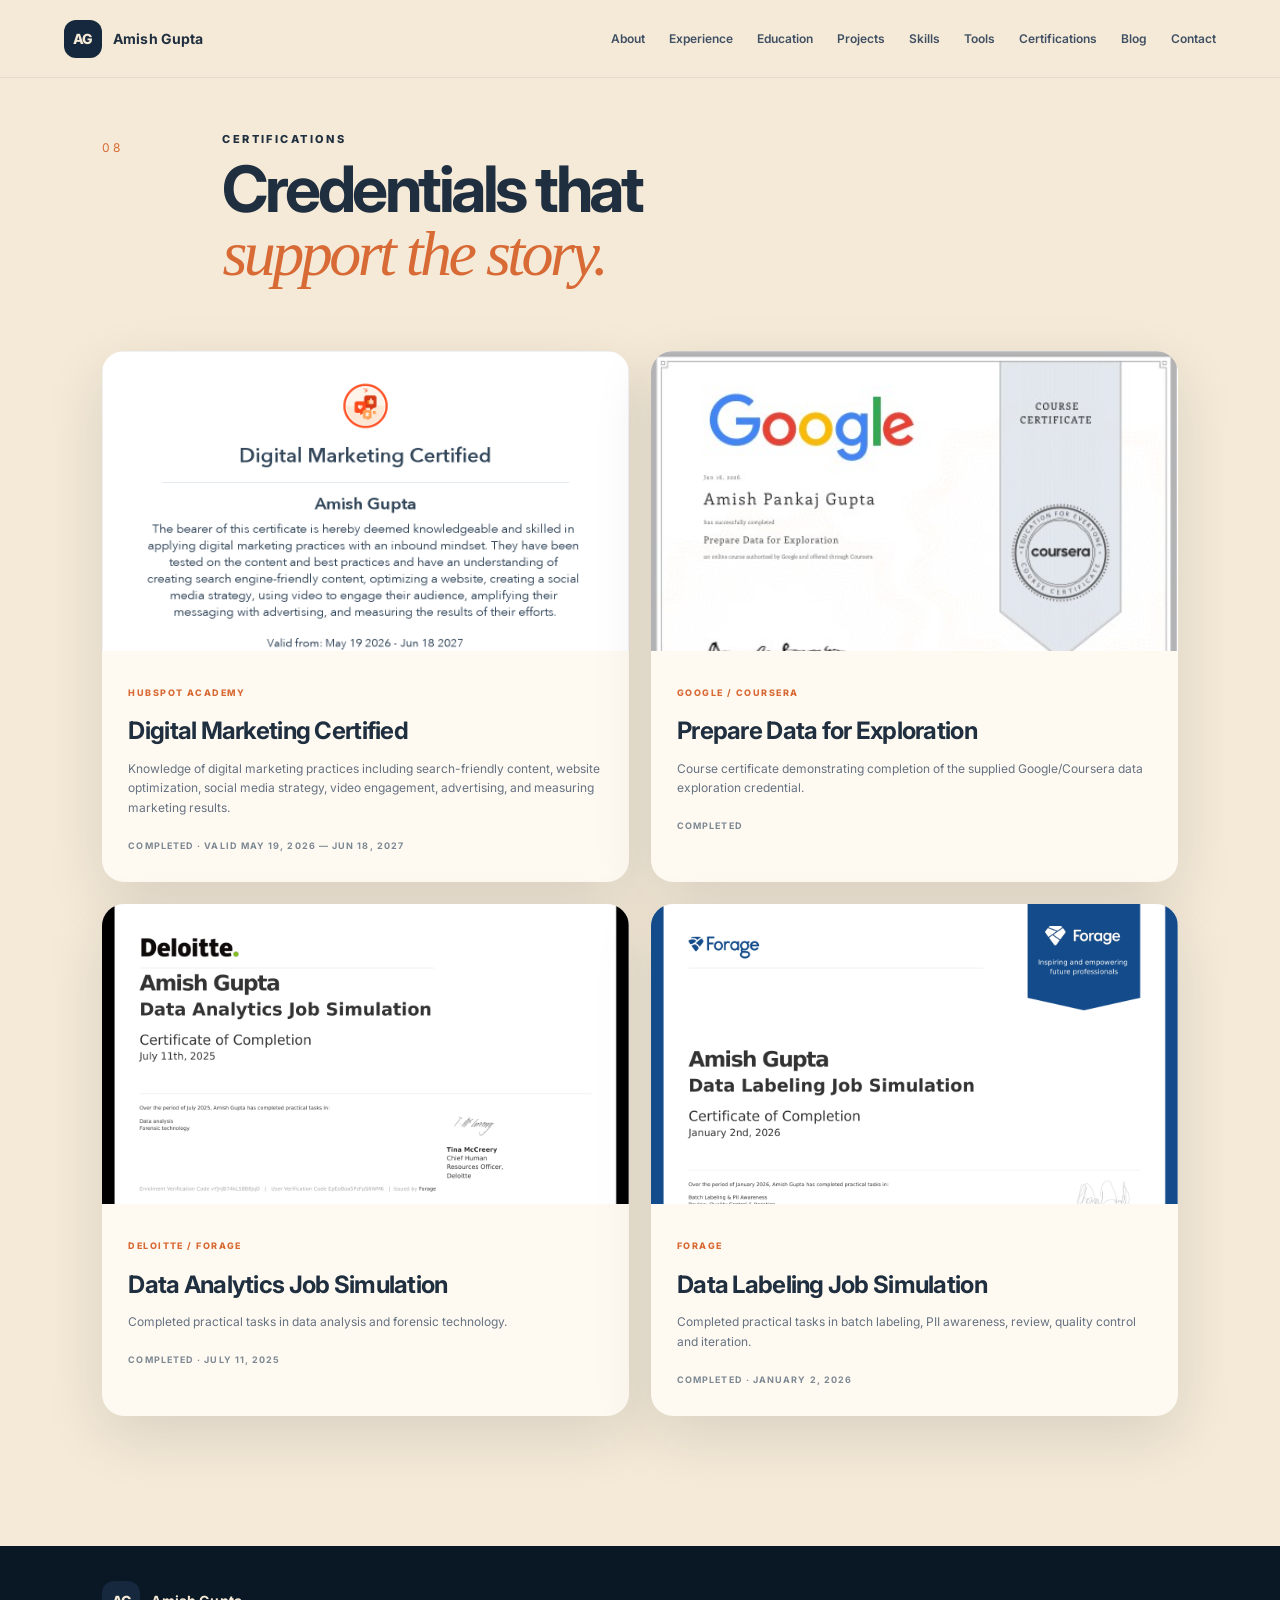
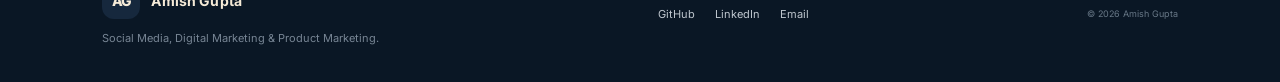
<file: certificates.html>
<!doctype html>
<html lang="en">
<head>
  <meta charset="utf-8" />
  <meta name="viewport" content="width=device-width, initial-scale=1" />
  <meta name="description" content="Amish Gupta — BBA student focused on Social Media Marketing, Digital Marketing, Product Marketing and Marketing Analytics." />
  <meta name="theme-color" content="#16283d" />
  <title>Amish Gupta — Social Media & Digital Marketing</title>
  <link rel="preconnect" href="https://fonts.googleapis.com">
  <link rel="preconnect" href="https://fonts.gstatic.com" crossorigin>
  <link href="https://fonts.googleapis.com/css2?family=Inter:wght@400;500;600;700;800&display=swap" rel="stylesheet">
  <link rel="icon" href="data:image/svg+xml,%3Csvg xmlns='http://www.w3.org/2000/svg' viewBox='0 0 100 100'%3E%3Crect width='100' height='100' rx='24' fill='%2316283d'/%3E%3Ctext x='50' y='63' text-anchor='middle' font-family='Arial' font-size='38' font-weight='700' fill='%23f5ead7'%3EAG%3C/text%3E%3C/svg%3E">
  <link rel="stylesheet" href="styles.css" />
  <style>.contact-grid-single{grid-template-columns:minmax(0,1fr);justify-items:end}.contact-grid-single .contact-panel{width:min(100%,680px)}</style>

<style>
/* Final layout refinement: compact experience cards + visible 3D depth */
.experience-card {
  width: min(100%, 1040px) !important;
  margin-inline: auto !important;
  padding: 30px !important;
  gap: 30px !important;
  min-height: 0 !important;
  perspective: 1200px;
  transform-style: preserve-3d;
}
.experience-card + .experience-card {
  margin-top: 22px !important;
}
.exp-side {
  min-width: 260px !important;
  padding: 28px 25px !important;
  border-radius: 4px !important;
  display: flex !important;
  flex-direction: column !important;
  justify-content: space-between !important;
}
.exp-mark {
  font-size: clamp(90px, 9vw, 118px) !important;
  line-height: .9 !important;
  opacity: .30 !important;
  letter-spacing: -0.08em !important;
}
.exp-body {
  padding: 8px 10px !important;
  transform: translateZ(18px);
}
.exp-body h3 {
  margin-bottom: 28px !important;
}
.exp-columns {
  gap: 42px !important;
}
.exp-columns > div {
  min-width: 0;
}
.exp-columns h4 {
  margin-bottom: 14px !important;
}
.exp-columns ul {
  padding-left: 20px !important;
  margin: 0 !important;
}
.exp-columns li {
  margin-bottom: 10px !important;
  line-height: 1.55 !important;
}
.experience-card:hover {
  transform: perspective(1200px) translateY(-6px) rotateX(1.5deg) rotateY(-1.5deg) !important;
  box-shadow: 0 24px 48px rgba(0,0,0,.16) !important;
  transition: transform .3s ease, box-shadow .3s ease;
}
.tool-card,
.project-card,
.skill-card,
.education-card,
.cert-card {
  transform-style: preserve-3d;
}
.tool-card {
  perspective: 1000px;
  transition: transform .18s ease-out, box-shadow .25s ease;
}
.tool-card > * {
  transform: translateZ(16px);
}
.tool-card:hover,
.project-card:hover,
.skill-card:hover,
.education-card:hover,
.cert-card:hover {
  transform: translateY(-6px) rotateX(1deg) rotateY(-1deg);
  transition: transform .3s ease, box-shadow .3s ease;
}
@media (max-width: 900px) {
  .experience-card { width: 100% !important; padding: 22px !important; }
  .exp-side { min-width: 0 !important; padding: 22px !important; }
}
</style>
<script>
document.addEventListener('DOMContentLoaded', () => {
  document.querySelectorAll('[data-tilt]').forEach(card => {
    card.addEventListener('mousemove', e => {
      const r = card.getBoundingClientRect();
      const x = (e.clientX - r.left) / r.width - 0.5;
      const y = (e.clientY - r.top) / r.height - 0.5;
      card.style.transform = `perspective(1000px) rotateX(${(-y * 7).toFixed(2)}deg) rotateY(${(x * 9).toFixed(2)}deg) translateY(-6px)`;
    });
    card.addEventListener('mouseleave', () => { card.style.transform = ''; });
  });
});
</script>
<script>
document.addEventListener('DOMContentLoaded', () => {
  const cards = document.querySelectorAll('[data-tilt]');
  cards.forEach(card => {
    card.addEventListener('mousemove', e => {
      const r = card.getBoundingClientRect();
      const x = (e.clientX - r.left) / r.width - 0.5;
      const y = (e.clientY - r.top) / r.height - 0.5;
      card.style.transform =
        `perspective(1000px) rotateX(${(-y * 8).toFixed(2)}deg) rotateY(${(x * 10).toFixed(2)}deg) translateY(-7px)`;
    });
    card.addEventListener('mouseleave', () => {
      card.style.transform = '';
    });
  });
});
</script>


<style id="portfolio-final-refinements">
/* WORK EXPERIENCE — compact card, wider identity panel, better spacing */
#experience .experience-card {
  width: min(100%, 1060px) !important;
  max-width: 1060px !important;
  margin: 0 auto 26px !important;
  padding: 0 !important;
  min-height: 0 !important;
  display: grid !important;
  grid-template-columns: 285px minmax(0, 1fr) !important;
  align-items: stretch !important;
  overflow: hidden !important;
  border-radius: 24px !important;
  transform-style: preserve-3d !important;
  transition: transform .35s ease, box-shadow .35s ease !important;
}
#experience .experience-card:last-child {
  margin-bottom: 0 !important;
}
#experience .experience-card:hover {
  transform: translateY(-6px) rotateX(1deg) rotateY(-1deg) !important;
}
#experience .experience-card .exp-side {
  min-height: 325px !important;
  padding: 34px 32px !important;
  display: flex !important;
  flex-direction: column !important;
  justify-content: space-between !important;
}
#experience .experience-card .exp-mark {
  font-size: 66px !important;
  line-height: .9 !important;
  letter-spacing: -3px !important;
  opacity: .22 !important;
}
#experience .experience-card .exp-date {
  font-size: 13px !important;
  line-height: 1.35 !important;
  letter-spacing: 1.5px !important;
}
#experience .experience-card .exp-body {
  padding: 34px 42px 36px !important;
  min-width: 0 !important;
}
#experience .experience-card .exp-body > h3 {
  margin: 10px 0 28px !important;
  font-size: clamp(32px, 3vw, 44px) !important;
  line-height: 1.05 !important;
}
#experience .experience-card .exp-columns {
  display: grid !important;
  grid-template-columns: minmax(0, 1.15fr) minmax(210px, .85fr) !important;
  gap: 52px !important;
}
#experience .experience-card .exp-columns h4 {
  margin: 0 0 15px !important;
}
#experience .experience-card .exp-columns ul {
  margin: 0 !important;
  padding-left: 19px !important;
}
#experience .experience-card .exp-columns li {
  margin: 0 0 11px !important;
  line-height: 1.5 !important;
}
#experience .experience-card .exp-columns li:last-child {
  margin-bottom: 0 !important;
}

/* Keep skills as text/cards only — no images. */
#skills .skill-card img {
  display: none !important;
}

/* Responsive */
@media (max-width: 820px) {
  #experience .experience-card {
    grid-template-columns: 220px minmax(0, 1fr) !important;
  }
  #experience .experience-card .exp-side {
    min-height: 300px !important;
    padding: 28px 24px !important;
  }
  #experience .experience-card .exp-body {
    padding: 30px !important;
  }
  #experience .experience-card .exp-columns {
    grid-template-columns: 1fr !important;
    gap: 26px !important;
  }
}
@media (max-width: 620px) {
  #experience .experience-card {
    grid-template-columns: 1fr !important;
  }
  #experience .experience-card .exp-side {
    min-height: 190px !important;
  }
}
</style>


<style id="experience-size-fix">
#experience .experience-card {
  box-sizing: border-box !important;
  width: min(100%, 1040px) !important;
  max-width: 1040px !important;
  grid-template-columns: 300px minmax(0, 1fr) !important;
  margin-bottom: 22px !important;
}
#experience .experience-card .exp-side {
  min-height: 300px !important;
  padding: 30px 30px !important;
}
#experience .experience-card .exp-body {
  padding: 30px 38px 32px !important;
}
#experience .experience-card .exp-body > h3 {
  font-size: clamp(30px, 2.8vw, 40px) !important;
  margin: 8px 0 24px !important;
}
#experience .experience-card .exp-columns {
  gap: 42px !important;
}
#experience .experience-card .exp-columns li {
  margin-bottom: 9px !important;
  line-height: 1.45 !important;
}
#experience .experience-card .exp-mark {
  font-size: 72px !important;
}
</style>


<style id="portfolio-v6-fixes">
/* V6: text-led skills/tools; compact, balanced experience card */
#skills .skill-card img, #tools .tool-card img { display:none !important; }
#tools .tool-card > div { margin-top:0 !important; }
.experience-card {
  width: min(100%, 1100px) !important;
  margin-inline: auto !important;
  padding: 34px 38px !important;
  grid-template-columns: 235px minmax(0,1fr) !important;
  gap: 42px !important;
  min-height: 0 !important;
}
.exp-side {
  min-height: 300px !important;
  padding: 34px !important;
}
.exp-body { padding: 10px 0 !important; }
.exp-columns { grid-template-columns: repeat(2, minmax(0,1fr)) !important; gap: 52px !important; }
.exp-columns h4 { margin-bottom: 16px !important; }
.exp-columns li { margin-bottom: 12px !important; line-height: 1.6 !important; }
@media (max-width: 900px) {
  .experience-card { grid-template-columns: 1fr !important; padding: 26px !important; }
  .exp-side { min-height: 220px !important; }
  .exp-columns { grid-template-columns: 1fr !important; gap: 28px !important; }
}
</style>

<style id="no-tool-images-and-card-layout">
  /* NO IMAGES in Skills or Tools */
  #skills img,
  #tools img {
    display: none !important;
    width: 0 !important;
    height: 0 !important;
    margin: 0 !important;
    padding: 0 !important;
  }

  /* Tools: compact, balanced cards with no reserved icon/image area */
  #tools .tools-grid {
    align-items: stretch !important;
  }
  #tools .tool-card {
    min-height: 240px !important;
    height: auto !important;
    padding: 30px 28px !important;
    display: flex !important;
    align-items: stretch !important;
    transform-style: preserve-3d !important;
  }
  #tools .tool-card > div {
    width: 100% !important;
    margin: 0 !important;
    padding: 0 !important;
    transform: translateZ(16px);
  }
  #tools .tool-card small {
    display: block !important;
    margin: 0 0 14px !important;
  }
  #tools .tool-card h3 {
    margin: 0 0 12px !important;
  }
  #tools .tool-card p {
    margin: 0 0 18px !important;
    line-height: 1.55 !important;
  }
  #tools .tool-card b {
    display: block !important;
    margin-top: auto !important;
  }

  /* Skills: text-only cards; no image spacing */
  #skills .skill-card {
    min-height: 0 !important;
    height: auto !important;
    padding: 26px !important;
  }

  /* Keep work-experience proportions compact and readable */
  #experience .experience-card {
    width: min(100%, 1040px) !important;
    max-width: 1040px !important;
  }

  @media (max-width: 900px) {
    #tools .tool-card {
      min-height: 0 !important;
      padding: 26px 24px !important;
    }
  }
</style>

</head>
<body>
  <div class="progress-line" id="progressLine"></div>
  <header class="site-header" id="siteHeader">
    <a class="brand" href="index.html#home" aria-label="Amish Gupta home"><span>AG</span><b>Amish Gupta</b></a>
    <button class="menu-toggle" id="menuToggle" aria-label="Open navigation" aria-expanded="false"><span></span><span></span><span></span></button>
    <nav class="nav" id="nav">
      <a href="index.html#about">About</a><a href="index.html#experience">Experience</a><a href="index.html#education">Education</a><a href="index.html#projects">Projects</a><a href="index.html#skills">Skills</a><a href="index.html#tools">Tools</a><a href="certificates.html" class="active">Certifications</a><a href="blog.html">Blog</a><a href="contact.html">Contact</a>
    </nav>
  </header>

  <main>
    <section class="section cream" id="certifications">
          <div class="section-head reveal"><span class="section-number">08</span><div><p class="kicker">CERTIFICATIONS</p><h2>Credentials that<br><em>support the story.</em></h2></div></div>
          <div class="cert-grid">
            <article class="cert-card reveal"><div class="cert-image"><img src="assets/certificates/hubspot-digital-marketing.png" alt="HubSpot Digital Marketing Certified certificate"></div><div class="cert-body"><span>HUBSPOT ACADEMY</span><h3>Digital Marketing Certified</h3><p>Knowledge of digital marketing practices including search-friendly content, website optimization, social media strategy, video engagement, advertising, and measuring marketing results.</p><b>COMPLETED · VALID MAY 19, 2026 — JUN 18, 2027</b></div></article>
            <article class="cert-card reveal delay-1"><div class="cert-image"><img src="assets/certificates/google-prepare-data-exploration.png" alt="Google Coursera Prepare Data for Exploration certificate"></div><div class="cert-body"><span>GOOGLE / COURSERA</span><h3>Prepare Data for Exploration</h3><p>Course certificate demonstrating completion of the supplied Google/Coursera data exploration credential.</p><b>COMPLETED</b></div></article>
            <article class="cert-card reveal delay-2"><div class="cert-image"><img src="assets/certificates/deloitte-data-analytics.png" alt="Deloitte Data Analytics Job Simulation certificate"></div><div class="cert-body"><span>DELOITTE / FORAGE</span><h3>Data Analytics Job Simulation</h3><p>Completed practical tasks in data analysis and forensic technology.</p><b>COMPLETED · JULY 11, 2025</b></div></article>
            <article class="cert-card reveal"><div class="cert-image"><img src="assets/certificates/forage-data-labeling.png" alt="Forage Data Labeling Job Simulation certificate"></div><div class="cert-body"><span>FORAGE</span><h3>Data Labeling Job Simulation</h3><p>Completed practical tasks in batch labeling, PII awareness, review, quality control and iteration.</p><b>COMPLETED · JANUARY 2, 2026</b></div></article>
          </div>
        </section>
  </main>

  <footer class="footer"><div><a class="brand" href="index.html#home"><span>AG</span><b>Amish Gupta</b></a><p>Social Media, Digital Marketing & Product Marketing.</p></div><div class="footer-links"><a href="https://github.com/amishgupta13-alt" target="_blank" rel="noopener noreferrer">GitHub</a><a href="https://www.linkedin.com/in/amish-gupta-92267836a/" target="_blank" rel="noopener noreferrer">LinkedIn</a><a href="mailto:amishgupta13@gmail.com">Email</a></div><small>© <span id="year"></span> Amish Gupta</small></footer>
  <script src="script.js"></script>
</body>
</html>
</file>
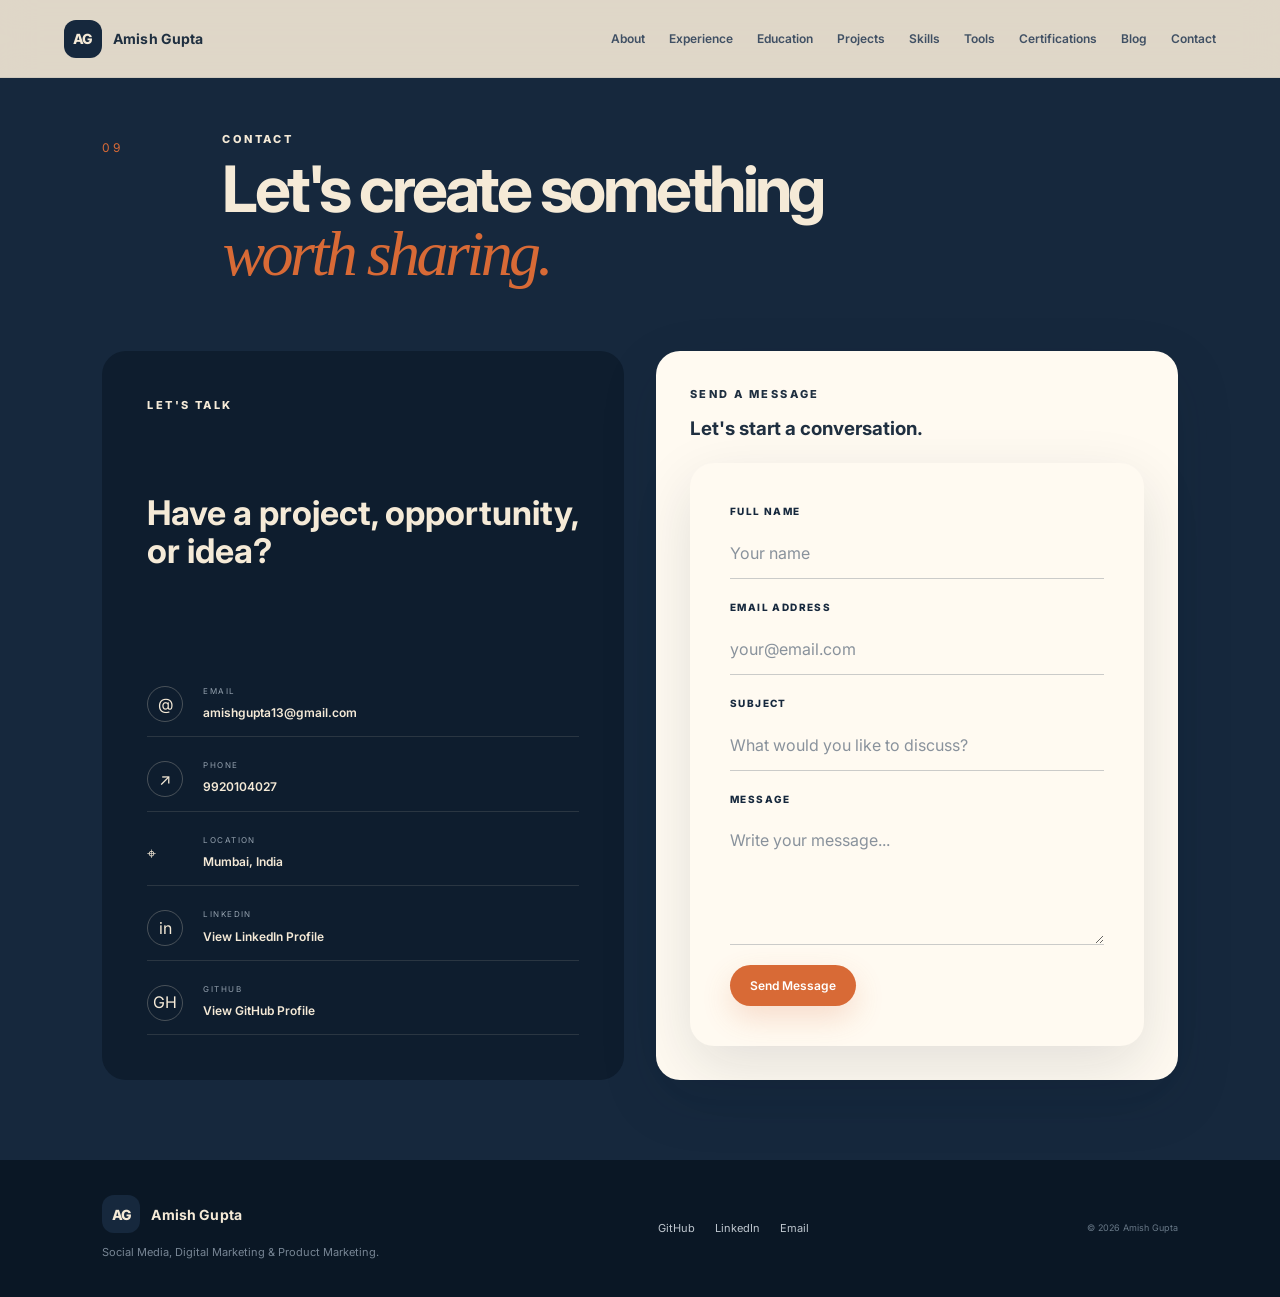
<file: contact.html>
<!doctype html>
<html lang="en">
<head>
  <meta charset="utf-8" />
  <meta name="viewport" content="width=device-width, initial-scale=1" />
  <meta name="description" content="Amish Gupta — BBA student focused on Social Media Marketing, Digital Marketing, Product Marketing and Marketing Analytics." />
  <meta name="theme-color" content="#16283d" />
  <title>Amish Gupta — Social Media & Digital Marketing</title>
  <link rel="preconnect" href="https://fonts.googleapis.com">
  <link rel="preconnect" href="https://fonts.gstatic.com" crossorigin>
  <link href="https://fonts.googleapis.com/css2?family=Inter:wght@400;500;600;700;800&display=swap" rel="stylesheet">
  <link rel="icon" href="data:image/svg+xml,%3Csvg xmlns='http://www.w3.org/2000/svg' viewBox='0 0 100 100'%3E%3Crect width='100' height='100' rx='24' fill='%2316283d'/%3E%3Ctext x='50' y='63' text-anchor='middle' font-family='Arial' font-size='38' font-weight='700' fill='%23f5ead7'%3EAG%3C/text%3E%3C/svg%3E">
  <link rel="stylesheet" href="styles.css" />
  <style>
.contact-grid-single{grid-template-columns:minmax(0,1fr) minmax(0,1fr);align-items:stretch;gap:32px}
.contact-form-panel{width:100%;background:var(--paper);color:var(--ink);padding:34px;border-radius:24px;box-shadow:var(--shadow)}
.contact-form{display:grid;gap:20px}
.contact-form-field{display:grid;gap:8px}
.contact-form-field label{font-size:10px;font-weight:800;letter-spacing:.14em;text-transform:uppercase;color:var(--navy)}
.contact-form-field input,.contact-form-field textarea{width:100%;box-sizing:border-box;border:0;border-bottom:1px solid rgba(22,40,61,.22);background:transparent;color:var(--ink);padding:12px 0;font:inherit;outline:none}
.contact-form-field textarea{min-height:130px;resize:vertical}
.contact-form-field input:focus,.contact-form-field textarea:focus{border-bottom-color:var(--orange)}
.contact-form-field input::placeholder,.contact-form-field textarea::placeholder{color:#89929c}
.contact-form .btn{width:max-content;border:0;cursor:pointer}
@media (max-width:900px){.contact-grid-single{grid-template-columns:1fr}}
</style>
<style>
/* Final layout refinement: compact experience cards + visible 3D depth */
.experience-card {
  width: min(100%, 1040px) !important;
  margin-inline: auto !important;
  padding: 30px !important;
  gap: 30px !important;
  min-height: 0 !important;
  perspective: 1200px;
  transform-style: preserve-3d;
}
.experience-card + .experience-card {
  margin-top: 22px !important;
}
.exp-side {
  min-width: 260px !important;
  padding: 28px 25px !important;
  border-radius: 4px !important;
  display: flex !important;
  flex-direction: column !important;
  justify-content: space-between !important;
}
.exp-mark {
  font-size: clamp(90px, 9vw, 118px) !important;
  line-height: .9 !important;
  opacity: .30 !important;
  letter-spacing: -0.08em !important;
}
.exp-body {
  padding: 8px 10px !important;
  transform: translateZ(18px);
}
.exp-body h3 {
  margin-bottom: 28px !important;
}
.exp-columns {
  gap: 42px !important;
}
.exp-columns > div {
  min-width: 0;
}
.exp-columns h4 {
  margin-bottom: 14px !important;
}
.exp-columns ul {
  padding-left: 20px !important;
  margin: 0 !important;
}
.exp-columns li {
  margin-bottom: 10px !important;
  line-height: 1.55 !important;
}
.experience-card:hover {
  transform: perspective(1200px) translateY(-6px) rotateX(1.5deg) rotateY(-1.5deg) !important;
  box-shadow: 0 24px 48px rgba(0,0,0,.16) !important;
  transition: transform .3s ease, box-shadow .3s ease;
}
.tool-card,
.project-card,
.skill-card,
.education-card,
.cert-card {
  transform-style: preserve-3d;
}
.tool-card {
  perspective: 1000px;
  transition: transform .18s ease-out, box-shadow .25s ease;
}
.tool-card > * {
  transform: translateZ(16px);
}
.tool-card:hover,
.project-card:hover,
.skill-card:hover,
.education-card:hover,
.cert-card:hover {
  transform: translateY(-6px) rotateX(1deg) rotateY(-1deg);
  transition: transform .3s ease, box-shadow .3s ease;
}
@media (max-width: 900px) {
  .experience-card { width: 100% !important; padding: 22px !important; }
  .exp-side { min-width: 0 !important; padding: 22px !important; }
}
</style>
<script>
document.addEventListener('DOMContentLoaded', () => {
  document.querySelectorAll('[data-tilt]').forEach(card => {
    card.addEventListener('mousemove', e => {
      const r = card.getBoundingClientRect();
      const x = (e.clientX - r.left) / r.width - 0.5;
      const y = (e.clientY - r.top) / r.height - 0.5;
      card.style.transform = `perspective(1000px) rotateX(${(-y * 7).toFixed(2)}deg) rotateY(${(x * 9).toFixed(2)}deg) translateY(-6px)`;
    });
    card.addEventListener('mouseleave', () => { card.style.transform = ''; });
  });
});
</script>
<script>
document.addEventListener('DOMContentLoaded', () => {
  const cards = document.querySelectorAll('[data-tilt]');
  cards.forEach(card => {
    card.addEventListener('mousemove', e => {
      const r = card.getBoundingClientRect();
      const x = (e.clientX - r.left) / r.width - 0.5;
      const y = (e.clientY - r.top) / r.height - 0.5;
      card.style.transform =
        `perspective(1000px) rotateX(${(-y * 8).toFixed(2)}deg) rotateY(${(x * 10).toFixed(2)}deg) translateY(-7px)`;
    });
    card.addEventListener('mouseleave', () => {
      card.style.transform = '';
    });
  });
});
</script>


<style id="portfolio-final-refinements">
/* WORK EXPERIENCE — compact card, wider identity panel, better spacing */
#experience .experience-card {
  width: min(100%, 1060px) !important;
  max-width: 1060px !important;
  margin: 0 auto 26px !important;
  padding: 0 !important;
  min-height: 0 !important;
  display: grid !important;
  grid-template-columns: 285px minmax(0, 1fr) !important;
  align-items: stretch !important;
  overflow: hidden !important;
  border-radius: 24px !important;
  transform-style: preserve-3d !important;
  transition: transform .35s ease, box-shadow .35s ease !important;
}
#experience .experience-card:last-child {
  margin-bottom: 0 !important;
}
#experience .experience-card:hover {
  transform: translateY(-6px) rotateX(1deg) rotateY(-1deg) !important;
}
#experience .experience-card .exp-side {
  min-height: 325px !important;
  padding: 34px 32px !important;
  display: flex !important;
  flex-direction: column !important;
  justify-content: space-between !important;
}
#experience .experience-card .exp-mark {
  font-size: 66px !important;
  line-height: .9 !important;
  letter-spacing: -3px !important;
  opacity: .22 !important;
}
#experience .experience-card .exp-date {
  font-size: 13px !important;
  line-height: 1.35 !important;
  letter-spacing: 1.5px !important;
}
#experience .experience-card .exp-body {
  padding: 34px 42px 36px !important;
  min-width: 0 !important;
}
#experience .experience-card .exp-body > h3 {
  margin: 10px 0 28px !important;
  font-size: clamp(32px, 3vw, 44px) !important;
  line-height: 1.05 !important;
}
#experience .experience-card .exp-columns {
  display: grid !important;
  grid-template-columns: minmax(0, 1.15fr) minmax(210px, .85fr) !important;
  gap: 52px !important;
}
#experience .experience-card .exp-columns h4 {
  margin: 0 0 15px !important;
}
#experience .experience-card .exp-columns ul {
  margin: 0 !important;
  padding-left: 19px !important;
}
#experience .experience-card .exp-columns li {
  margin: 0 0 11px !important;
  line-height: 1.5 !important;
}
#experience .experience-card .exp-columns li:last-child {
  margin-bottom: 0 !important;
}

/* Keep skills as text/cards only — no images. */
#skills .skill-card img {
  display: none !important;
}

/* Responsive */
@media (max-width: 820px) {
  #experience .experience-card {
    grid-template-columns: 220px minmax(0, 1fr) !important;
  }
  #experience .experience-card .exp-side {
    min-height: 300px !important;
    padding: 28px 24px !important;
  }
  #experience .experience-card .exp-body {
    padding: 30px !important;
  }
  #experience .experience-card .exp-columns {
    grid-template-columns: 1fr !important;
    gap: 26px !important;
  }
}
@media (max-width: 620px) {
  #experience .experience-card {
    grid-template-columns: 1fr !important;
  }
  #experience .experience-card .exp-side {
    min-height: 190px !important;
  }
}
</style>


<style id="experience-size-fix">
#experience .experience-card {
  box-sizing: border-box !important;
  width: min(100%, 1040px) !important;
  max-width: 1040px !important;
  grid-template-columns: 300px minmax(0, 1fr) !important;
  margin-bottom: 22px !important;
}
#experience .experience-card .exp-side {
  min-height: 300px !important;
  padding: 30px 30px !important;
}
#experience .experience-card .exp-body {
  padding: 30px 38px 32px !important;
}
#experience .experience-card .exp-body > h3 {
  font-size: clamp(30px, 2.8vw, 40px) !important;
  margin: 8px 0 24px !important;
}
#experience .experience-card .exp-columns {
  gap: 42px !important;
}
#experience .experience-card .exp-columns li {
  margin-bottom: 9px !important;
  line-height: 1.45 !important;
}
#experience .experience-card .exp-mark {
  font-size: 72px !important;
}
</style>


<style id="portfolio-v6-fixes">
/* V6: text-led skills/tools; compact, balanced experience card */
#skills .skill-card img, #tools .tool-card img { display:none !important; }
#tools .tool-card > div { margin-top:0 !important; }
.experience-card {
  width: min(100%, 1100px) !important;
  margin-inline: auto !important;
  padding: 34px 38px !important;
  grid-template-columns: 235px minmax(0,1fr) !important;
  gap: 42px !important;
  min-height: 0 !important;
}
.exp-side {
  min-height: 300px !important;
  padding: 34px !important;
}
.exp-body { padding: 10px 0 !important; }
.exp-columns { grid-template-columns: repeat(2, minmax(0,1fr)) !important; gap: 52px !important; }
.exp-columns h4 { margin-bottom: 16px !important; }
.exp-columns li { margin-bottom: 12px !important; line-height: 1.6 !important; }
@media (max-width: 900px) {
  .experience-card { grid-template-columns: 1fr !important; padding: 26px !important; }
  .exp-side { min-height: 220px !important; }
  .exp-columns { grid-template-columns: 1fr !important; gap: 28px !important; }
}
</style>

<style id="no-tool-images-and-card-layout">
  /* NO IMAGES in Skills or Tools */
  #skills img,
  #tools img {
    display: none !important;
    width: 0 !important;
    height: 0 !important;
    margin: 0 !important;
    padding: 0 !important;
  }

  /* Tools: compact, balanced cards with no reserved icon/image area */
  #tools .tools-grid {
    align-items: stretch !important;
  }
  #tools .tool-card {
    min-height: 240px !important;
    height: auto !important;
    padding: 30px 28px !important;
    display: flex !important;
    align-items: stretch !important;
    transform-style: preserve-3d !important;
  }
  #tools .tool-card > div {
    width: 100% !important;
    margin: 0 !important;
    padding: 0 !important;
    transform: translateZ(16px);
  }
  #tools .tool-card small {
    display: block !important;
    margin: 0 0 14px !important;
  }
  #tools .tool-card h3 {
    margin: 0 0 12px !important;
  }
  #tools .tool-card p {
    margin: 0 0 18px !important;
    line-height: 1.55 !important;
  }
  #tools .tool-card b {
    display: block !important;
    margin-top: auto !important;
  }

  /* Skills: text-only cards; no image spacing */
  #skills .skill-card {
    min-height: 0 !important;
    height: auto !important;
    padding: 26px !important;
  }

  /* Keep work-experience proportions compact and readable */
  #experience .experience-card {
    width: min(100%, 1040px) !important;
    max-width: 1040px !important;
  }

  @media (max-width: 900px) {
    #tools .tool-card {
      min-height: 0 !important;
      padding: 26px 24px !important;
    }
  }
</style>

</head>
<body>
  <div class="progress-line" id="progressLine"></div>
  <header class="site-header" id="siteHeader">
    <a class="brand" href="index.html#home" aria-label="Amish Gupta home"><span>AG</span><b>Amish Gupta</b></a>
    <button class="menu-toggle" id="menuToggle" aria-label="Open navigation" aria-expanded="false"><span></span><span></span><span></span></button>
    <nav class="nav" id="nav">
      <a href="index.html#about">About</a><a href="index.html#experience">Experience</a><a href="index.html#education">Education</a><a href="index.html#projects">Projects</a><a href="index.html#skills">Skills</a><a href="index.html#tools">Tools</a><a href="certificates.html">Certifications</a><a href="blog.html">Blog</a><a href="contact.html" class="active">Contact</a>
    </nav>
  </header>
  <main>
    <section class="section navy contact-section" id="contact">
      <div class="section-head light reveal">
        <span class="section-number">09</span>
        <div>
          <p class="kicker">CONTACT</p>
          <h2>Let's create something<br><em>worth sharing.</em></h2>
        </div>
      </div>

      <div class="contact-grid contact-grid-single reveal">

        <aside class="contact-panel">
          <p class="kicker">LET'S TALK</p>
          <h3>Have a project, opportunity, or idea?</h3>

          <div class="contact-list">
            <a href="mailto:amishgupta13@gmail.com">
              <span>@</span>
              <div>
                <small>EMAIL</small>
                <b>amishgupta13@gmail.com</b>
              </div>
            </a>

            <a href="tel:+919920104027">
              <span>↗</span>
              <div>
                <small>PHONE</small>
                <b>9920104027</b>
              </div>
            </a>

            <div>
              <span>⌖</span>
              <div>
                <small>LOCATION</small>
                <b>Mumbai, India</b>
              </div>
            </div>

            <a href="https://www.linkedin.com/in/amish-gupta-92267836a/"
               target="_blank" rel="noopener noreferrer">
              <span>in</span>
              <div>
                <small>LINKEDIN</small>
                <b>View LinkedIn Profile</b>
              </div>
            </a>

            <a href="https://github.com/amishgupta13-alt"
               target="_blank" rel="noopener noreferrer">
              <span>GH</span>
              <div>
                <small>GITHUB</small>
                <b>View GitHub Profile</b>
              </div>
            </a>
          </div>
        </aside>

        <div class="contact-form-panel">
          <p class="kicker">SEND A MESSAGE</p>
          <h3>Let's start a conversation.</h3>

          <form id="contactForm" class="contact-form">
            <div class="contact-form-field">
              <label for="name">Full Name</label>
              <input type="text" id="name" name="name"
                     placeholder="Your name" required>
            </div>

            <div class="contact-form-field">
              <label for="email">Email Address</label>
              <input type="email" id="email" name="email"
                     placeholder="your@email.com" required>
            </div>

            <div class="contact-form-field">
              <label for="subject">Subject</label>
              <input type="text" id="subject" name="subject"
                     placeholder="What would you like to discuss?" required>
            </div>

            <div class="contact-form-field">
              <label for="message">Message</label>
              <textarea id="message" name="message"
                        placeholder="Write your message..." required></textarea>
            </div>

            <button type="submit" class="btn btn-primary">
              <span>Send Message</span>
            </button>
          </form>
        </div>

      </div>
    </section>
  </main>
  <footer class="footer"><div><a class="brand" href="index.html#home"><span>AG</span><b>Amish Gupta</b></a><p>Social Media, Digital Marketing & Product Marketing.</p></div><div class="footer-links"><a href="https://github.com/amishgupta13-alt" target="_blank" rel="noopener noreferrer">GitHub</a><a href="https://www.linkedin.com/in/amish-gupta-92267836a/" target="_blank" rel="noopener noreferrer">LinkedIn</a><a href="mailto:amishgupta13@gmail.com">Email</a></div><small>© <span id="year"></span> Amish Gupta</small></footer>
  <script src="script.js"></script>
</body>
</html>
</file>
<file: styles.css>
:root{
    --navy:#16283d;
    --navy2:#0e1d2e;
    --cream:#f5ead7;
    --paper:#fffaf1;
    --gold:#c7a46a;
    --orange:#d86a36;
    --ink:#1f2f40;
    --muted:#687688;
    --line:rgba(22,40,61,.14);
    --white:#fff;
    --shadow:0 20px 60px rgba(14,29,46,.12);
    --radius:22px
}

*{
    box-sizing:border-box
}

html{
    scroll-behavior:smooth
}

body{
    margin:0;
    font-family:Inter,system-ui,sans-serif;
    background:var(--cream);
    color:var(--ink);
    line-height:1.65;
    overflow-x:hidden
}

a{
    text-decoration:none;
    color:inherit
}

.progress-line{
    position:fixed;
    z-index:1000;
    top:0;
    left:0;
    width:0;
    height:3px;
    background:var(--orange);
    transition:width .1s linear
}

.site-header{
    position:fixed;
    z-index:900;
    top:0;
    left:0;
    right:0;
    height:78px;
    padding:0 5vw;
    display:flex;
    align-items:center;
    justify-content:space-between;
    background:rgba(245,234,215,.9);
    backdrop-filter:blur(18px);
    border-bottom:1px solid rgba(22,40,61,.08);
    transition:.35s
}

.site-header.scrolled{
    height:68px;
    box-shadow:0 10px 35px rgba(14,29,46,.08)
}

.brand{
    display:flex;
    align-items:center;
    gap:11px;
    font-size:14px;
    letter-spacing:.01em
}

.brand span{
    display:grid;
    place-items:center;
    width:38px;
    height:38px;
    border-radius:12px;
    background:var(--navy);
    color:var(--cream);
    font-weight:800;
    letter-spacing:-.06em
}

.nav{
    display:flex;
    gap:24px;
    font-size:12px;
    font-weight:600;
    color:#405064
}

.nav a{
    position:relative
}

.nav a:after{
    content:"";
    position:absolute;
    left:0;
    right:100%;
    bottom:-7px;
    height:2px;
    background:var(--orange);
    transition:.3s
}

.nav a:hover:after,
.nav a.active:after{
    right:0
}

.menu-toggle{
    display:none;
    background:none;
    border:0
}

.section{
    position:relative;
    padding:130px 8vw;
    scroll-margin-top:70px
}

.hero{
    min-height:100vh;
    padding-top:150px;
    background:radial-gradient(circle at 80% 45%,rgba(216,106,54,.12),transparent 30%),var(--cream);
    display:flex;
    flex-direction:column;
    justify-content:center
}

.hero-grid{
    display:grid;
    grid-template-columns:1.1fr .9fr;
    gap:6vw;
    align-items:center;
    max-width:1400px;
    margin:auto;
    width:100%
}

.eyebrow,
.kicker{
    font-size:11px;
    letter-spacing:.22em;
    font-weight:800
}

.eyebrow{
    display:flex;
    align-items:center;
    gap:10px;
    color:var(--orange)
}

.eyebrow span{
    width:28px;
    height:1px;
    background:var(--orange)
}

h1,
h2,
h3,
p{
    margin-top:0
}

h1{
    font-size:clamp(4rem,8vw,8.5rem);
    line-height:.88;
    letter-spacing:-.075em;
    margin:22px 0;
    color:var(--navy)
}

h1 em,
h2 em{
    font-family:Georgia,serif;
    font-weight:400;
    color:var(--orange)
}

.role-line{
    font-size:clamp(15px,1.4vw,20px);
    font-weight:600;
    color:#45566a;
    margin-bottom:25px
}

.hero-intro{
    max-width:780px;
    font-size:15px;
    color:#5c6978
}

.hero-actions{
    display:flex;
    gap:12px;
    margin:30px 0
}

.btn{
    display:inline-flex;
    align-items:center;
    justify-content:center;
    gap:15px;
    border-radius:999px;
    padding:13px 20px;
    font:600 12px Inter;
    border:1px solid transparent;
    cursor:pointer;
    position:relative;
    overflow:hidden
}

.btn span{
    transition:transform .3s
}

.btn:hover span{
    transform:translate(3px,-3px)
}

.btn-primary{
    background:var(--orange);
    color:#fff;
    box-shadow:0 12px 30px rgba(216,106,54,.2)
}

.btn-ghost{
    border-color:rgba(22,40,61,.25);
    color:var(--navy);
    background:transparent
}

.btn-light{
    background:var(--cream);
    color:var(--navy)
}

.btn-outline-light{
    border-color:rgba(245,234,215,.35);
    color:var(--cream)
}

.socials{
    display:flex;
    gap:10px
}

.socials a{
    width:38px;
    height:38px;
    border:1px solid rgba(22,40,61,.18);
    border-radius:50%;
    display:grid;
    place-items:center;
    font-size:12px;
    font-weight:800;
    transition:.3s
}

.socials a:hover{
    background:var(--navy);
    color:var(--cream);
    transform:translateY(-4px)
}

.hero-art{
    min-height:520px;
    position:relative;
    display:grid;
    place-items:center
}

.monogram{
    width:min(390px,70vw);
    aspect-ratio:1;
    border-radius:50%;
    background:var(--navy);
    color:var(--cream);
    display:flex;
    flex-direction:column;
    align-items:center;
    justify-content:center;
    box-shadow:0 35px 80px rgba(14,29,46,.2),inset 0 0 0 1px rgba(245,234,215,.18);
    position:relative;
    z-index:2
}

.monogram span{
    font-size:clamp(90px,12vw,170px);
    font-weight:800;
    letter-spacing:-.11em;
    line-height:1
}

.monogram small{
    font-size:10px;
    letter-spacing:.25em;
    color:#d9c7a5
}

.orbit{
    position:absolute;
    border:1px solid rgba(216,106,54,.35);
    border-radius:50%;
    animation:spin 20s linear infinite
}

.orbit-a{
    width:76%;
    aspect-ratio:1
}

.orbit-b{
    width:94%;
    aspect-ratio:1;
    animation-direction:reverse;
    animation-duration:28s;
    border-color:rgba(22,40,61,.2)
}

.floating-note{
    position:absolute;
    background:var(--paper);
    padding:14px 16px;
    border-radius:14px;
    box-shadow:var(--shadow);
    font-size:11px;
    line-height:1.35;
    z-index:3
}

.floating-note b{
    font-size:13px;
    color:var(--navy)
}

.note-a{
    top:12%;
    left:3%;
    transform:rotate(-5deg)
}

.note-b{
    bottom:18%;
    right:0;
    transform:rotate(4deg)
}

.note-c{
    top:23%;
    right:-2%;
    transform:rotate(5deg)
}

.hero-footer{
    display:flex;
    align-items:center;
    gap:15px;
    max-width:1400px;
    width:100%;
    margin:50px auto 0;
    font-size:10px;
    letter-spacing:.2em;
    color:#738091
}

.scroll-line{
    width:100px;
    height:1px;
    background:#9ca7b2
}

.cream{
    background:var(--cream)
}

.navy{
    background:var(--navy);
    color:var(--cream)
}

.section-head{
    display:grid;
    grid-template-columns:90px 1fr;
    gap:30px;
    max-width:1250px;
    margin:0 auto 65px
}

.section-number{
    font-size:12px;
    letter-spacing:.18em;
    color:var(--orange);
    padding-top:8px
}

.section-head .kicker{
    margin-bottom:10px
}

.section-head h2{
    font-size:clamp(2.8rem,5vw,5.5rem);
    line-height:.98;
    letter-spacing:-.055em;
    margin:0
}

.light h2,
.light .kicker{
    color:var(--cream)
}

.about-grid,
.experience-card,
.education-card,
.project-stack,
.skills-grid,
.tools-grid,
.cert-grid,
.achievement-grid,
.contact-grid{
    max-width:1250px;
    margin:auto
}

.about-grid{
    display:grid;
    grid-template-columns:.75fr 1.25fr;
    gap:7vw
}

.profile-monogram{
    width:190px;
    aspect-ratio:1;
    border-radius:50%;
    background:var(--navy);
    color:var(--cream);
    display:grid;
    place-items:center;
    font-size:65px;
    font-weight:800;
    letter-spacing:-.1em;
    box-shadow:0 30px 70px rgba(22,40,61,.18);
    margin-bottom:25px
}

.about-profile p{
    max-width:340px
}

.about-links{
    display:grid;
    gap:12px;
    margin-top:30px
}

.about-links a{
    font-size:12px;
    font-weight:700;
    padding-bottom:8px;
    border-bottom:1px solid var(--line);
    width:max-content
}

.about-links a:hover{
    color:var(--orange)
}

.about-text p{
    max-width:800px
}

.lead{
    font-size:24px;
    line-height:1.45;
    color:var(--navy)
}

.mission-grid{
    display:grid;
    grid-template-columns:1fr 1fr;
    gap:16px;
    margin-top:40px
}

.flip-card{
    perspective:1000px;
    min-height:220px
}

.flip-card>div{
    height:100%;
    padding:28px;
    border:1px solid rgba(22,40,61,.15);
    background:rgba(255,250,241,.65);
    border-radius:20px;
    transition:transform .8s;
    transform-style:preserve-3d
}

.flip-card:hover>div{
    transform:rotateY(7deg) translateY(-5px)
}

.flip-card span{
    font-size:10px;
    letter-spacing:.2em;
    font-weight:800;
    color:var(--orange)
}

.flip-card p{
    margin-top:35px;
    font-family:Georgia,serif;
    font-size:20px;
    line-height:1.4
}


/* =========================
   WORK EXPERIENCE
   ========================= */

.experience-card{
    display:grid;
    grid-template-columns:260px 1fr;
    background:var(--paper);
    color:var(--ink);
    border-radius:26px;
    overflow:hidden;
    box-shadow:var(--shadow);
    width:100%;
    min-width:0
}

.exp-side{
    background:var(--navy2);
    color:var(--cream);
    padding:35px;
    display:flex;
    flex-direction:column;
    justify-content:space-between;
    min-height:480px;
    min-width:0
}

.badge{
    font-size:9px;
    letter-spacing:.2em;
    padding:7px 10px;
    border:1px solid rgba(245,234,215,.3);
    border-radius:99px;
    width:max-content
}

.exp-date{
    font-size:12px;
    line-height:1.5;
    letter-spacing:.1em
}

.exp-mark{
    font-size:70px;
    font-weight:800;
    opacity:.12
}

.exp-body{
    padding:50px;
    min-width:0;
    width:100%
}

.exp-body h3{
    font-size:42px;
    letter-spacing:-.04em;
    margin-bottom:5px
}

.muted{
    color:#7a8794;
    font-size:12px
}

.exp-columns{
    display:grid;
    grid-template-columns:1fr 1fr;
    gap:45px;
    margin-top:40px;
    min-width:0
}

.exp-columns>div{
    min-width:0
}

.exp-columns h4{
    font-size:11px;
    letter-spacing:.17em;
    color:var(--orange)
}

ul{
    padding-left:18px
}

.exp-columns li{
    margin-bottom:10px;
    font-size:13px;
    overflow-wrap:anywhere
}


/* =========================
   EDUCATION
   ========================= */

.education-card{
    display:grid;
    grid-template-columns:150px 1fr 140px;
    align-items:center;
    gap:40px;
    padding:45px;
    background:var(--paper);
    border-radius:26px;
    box-shadow:var(--shadow)
}

.edu-year{
    font-size:38px;
    line-height:.9;
    font-weight:800;
    color:var(--navy)
}

.edu-year span{
    color:var(--orange)
}

.edu-main h3{
    font-size:34px;
    margin:8px 0 15px;
    letter-spacing:-.04em
}

.edu-meta{
    display:flex;
    gap:10px;
    flex-wrap:wrap
}

.edu-meta span{
    font-size:9px;
    letter-spacing:.15em;
    padding:7px 10px;
    border:1px solid var(--line);
    border-radius:99px
}

.edu-main li{
    font-size:13px;
    margin-bottom:8px
}

.edu-icon{
    font-size:28px;
    font-weight:800;
    text-align:right;
    color:var(--orange);
    letter-spacing:-.08em
}


/* =========================
   PROJECTS
   ========================= */

.projects-section{
    overflow:hidden
}

.project-stack{
    display:grid;
    gap:25px
}

.project-card{
    display:grid;
    grid-template-columns:70px 240px 1fr;
    background:var(--paper);
    color:var(--ink);
    border-radius:26px;
    overflow:hidden;
    min-height:390px;
    box-shadow:0 25px 70px rgba(0,0,0,.15);
    transition:.35s
}

.project-card:hover{
    transform:translateY(-6px);
    box-shadow:0 35px 90px rgba(0,0,0,.22)
}

.project-num{
    padding:35px 18px;
    color:var(--orange);
    font-size:12px;
    font-weight:800
}

.project-side{
    background:var(--navy2);
    color:var(--cream);
    padding:35px;
    display:flex;
    flex-direction:column;
    justify-content:space-between;
    min-width:0
}

.project-side span{
    font-size:10px;
    letter-spacing:.15em
}

.project-side strong{
    font-size:13px;
    color:var(--gold)
}

.project-content{
    padding:45px;
    min-width:0
}

.project-content h3{
    font-size:38px;
    line-height:1.05;
    letter-spacing:-.04em
}

.project-content>p:not(.kicker){
    max-width:780px;
    font-size:14px;
    color:#637080
}

.outcomes{
    display:flex;
    flex-wrap:wrap;
    gap:8px;
    margin:25px 0
}

.outcomes span{
    font-size:10px;
    padding:8px 10px;
    background:#f1e6d4;
    border-radius:99px
}

.text-link{
    font-size:12px;
    font-weight:800;
    color:var(--orange);
    border-bottom:1px solid var(--orange);
    padding-bottom:4px
}

.project-actions{
    display:flex;
    gap:10px;
    margin-top:25px;
    flex-wrap:wrap
}


/* =========================
   SKILLS
   ========================= */

.skills-grid{
    display:grid;
    grid-template-columns:repeat(3,1fr);
    gap:18px
}

.section-intro{
    max-width:780px;
    margin:-25px auto 45px;
    font-size:14px;
    color:#6c7886
}

.light-copy{
    color:#c4cbd3
}

.skill-card{
    background:var(--paper);
    border:1px solid rgba(22,40,61,.08);
    border-radius:20px;
    padding:28px;
    box-shadow:0 12px 35px rgba(22,40,61,.06);
    transition:.35s
}

.skill-card:hover{
    transform:translateY(-5px);
    box-shadow:var(--shadow)
}

.skill-head{
    display:flex;
    justify-content:space-between;
    gap:20px
}

.skill-head h3{
    font-size:15px
}

.skill-head b{
    color:var(--orange);
    font-size:13px
}

.bar{
    height:5px;
    background:#eadfce;
    border-radius:99px;
    overflow:hidden;
    margin:12px 0 22px
}

.bar i{
    display:block;
    height:100%;
    width:var(--w);
    background:var(--orange);
    border-radius:inherit;
    transform-origin:left;
    animation:barIn 1.2s ease both
}

.skill-list{
    display:grid;
    gap:9px
}

.skill-list span{
    display:flex;
    justify-content:space-between;
    font-size:11px;
    color:#5f6c7c
}

.skill-list b{
    color:#9a6c43
}

.languages{
    display:flex;
    flex-direction:column;
    justify-content:space-between
}

.language-pills{
    display:flex;
    flex-wrap:wrap;
    gap:8px
}

.language-pills span{
    border:1px solid var(--line);
    padding:8px 12px;
    border-radius:99px;
    font-size:11px
}


/* =========================
   TOOLS
   ========================= */

.tools-section{
    overflow:hidden
}

.tools-grid{
    display:grid;
    grid-template-columns:repeat(4,1fr);
    gap:16px
}

.tool-card{
    min-height:340px;
    background:rgba(255,250,241,.98);
    color:var(--ink);
    border:1px solid rgba(245,234,215,.35);
    border-radius:22px;
    padding:26px;
    display:flex;
    flex-direction:column;
    justify-content:space-between;
    transform-style:preserve-3d;
    transition:transform .35s,box-shadow .35s
}

.tool-card:hover{
    box-shadow:0 25px 60px rgba(0,0,0,.22)
}

.tool-card img{
    width:64px;
    height:64px;
    object-fit:contain;
    margin-bottom:30px;
    transition:.35s
}

.tool-card:hover img{
    transform:scale(1.08);
    filter:drop-shadow(0 8px 18px rgba(216,106,54,.25))
}

.tool-card small{
    font-size:9px;
    letter-spacing:.18em;
    color:var(--orange);
    font-weight:800
}

.tool-card h3{
    font-size:19px;
    margin:7px 0
}

.tool-card p{
    font-size:12px;
    color:#657282
}

.tool-card>b{
    font-size:10px;
    color:#7a8793
}

.tool-note{
    text-align:center;
    margin:45px 0 0;
    color:#9ea9b3;
    font-size:12px
}


/* =========================
   CERTIFICATES
   ========================= */

.cert-grid{
    display:grid;
    grid-template-columns:1fr 1fr;
    gap:22px
}

.cert-card{
    background:var(--paper);
    border-radius:22px;
    overflow:hidden;
    box-shadow:var(--shadow);
    transition:.4s
}

.cert-card:hover{
    transform:rotate(.7deg) translateY(-6px)
}

.cert-image{
    height:300px;
    background:#eae3d8;
    display:grid;
    place-items:center;
    overflow:hidden
}

.cert-image img{
    width:100%;
    height:100%;
    object-fit:contain;
    transition:transform .8s
}

.cert-card:hover .cert-image img{
    transform:scale(1.05)
}

.cert-body{
    padding:26px
}

.cert-body>span,
.achievement-card>span{
    font-size:9px;
    letter-spacing:.16em;
    color:var(--orange);
    font-weight:800
}

.cert-body h3{
    font-size:24px;
    letter-spacing:-.03em;
    margin:8px 0
}

.cert-body p{
    font-size:12px;
    color:#657282
}

.cert-body>b{
    font-size:9px;
    letter-spacing:.12em;
    color:#7c8893
}


/* =========================
   STATS
   ========================= */

.stats-grid{
    display:grid;
    grid-template-columns:repeat(4,1fr);
    max-width:1250px;
    margin:0 auto 45px;
    border-top:1px solid var(--line);
    border-bottom:1px solid var(--line)
}

.stats-grid div{
    padding:28px 18px;
    border-right:1px solid var(--line);
    text-align:center
}

.stats-grid div:last-child{
    border:0
}

.stats-grid b{
    display:block;
    font-size:42px;
    letter-spacing:-.06em;
    color:var(--navy)
}

.stats-grid b:after{
    content:"+"
}

.stats-grid div:nth-child(1) b:after,
.stats-grid div:nth-child(4) b:after{
    content:""
}

.stats-grid span{
    font-size:10px;
    letter-spacing:.13em;
    color:#7c8893;
    text-transform:uppercase
}

.achievement-grid{
    display:grid;
    grid-template-columns:repeat(2,1fr);
    gap:18px
}

.achievement-card{
    background:var(--paper);
    padding:30px;
    border-radius:20px;
    border:1px solid var(--line);
    min-height:235px;
    transition:.35s
}

.achievement-card:hover{
    transform:translateY(-5px);
    border-color:rgba(216,106,54,.45)
}

.achievement-card h3{
    font-size:25px;
    letter-spacing:-.03em;
    margin:12px 0 4px
}

.achievement-card p{
    font-size:12px;
    color:var(--orange);
    font-weight:700
}

.achievement-card div{
    font-size:13px;
    color:#637080
}


/* =========================
   CONTACT
   ========================= */

.contact-section{
    padding-bottom:80px
}

.contact-grid{
    display:grid;
    grid-template-columns:1.05fr .95fr;
    gap:20px
}

.contact-form{
    background:var(--paper);
    padding:40px;
    border-radius:24px;
    color:var(--ink);
    box-shadow:var(--shadow)
}

.field{
    position:relative;
    margin-bottom:28px
}

.field input,
.field textarea{
    width:100%;
    border:0;
    border-bottom:1px solid #b7c0c8;
    background:transparent;
    padding:13px 0 10px;
    outline:0;
    font:14px Inter;
    color:var(--ink)
}

.field textarea{
    min-height:130px;
    resize:vertical
}

.field label{
    position:absolute;
    left:0;
    top:12px;
    color:#82909d;
    font-size:12px;
    pointer-events:none;
    transition:.25s
}

.field:after{
    content:"";
    position:absolute;
    bottom:0;
    left:0;
    width:0;
    height:2px;
    background:var(--orange);
    transition:.35s
}

.field:focus-within:after{
    width:100%
}

.field:focus-within label,
.field input:not(:placeholder-shown)+label,
.field textarea:not(:placeholder-shown)+label{
    top:-7px;
    font-size:9px;
    color:var(--orange);
    font-weight:800;
    letter-spacing:.08em
}

.send-btn{
    border:0
}

.form-note{
    font-size:10px;
    color:#8a96a2;
    margin:14px 0 0
}

.contact-panel{
    background:var(--navy2);
    padding:45px;
    border-radius:24px;
    color:var(--cream);
    display:flex;
    flex-direction:column;
    justify-content:space-between
}

.contact-panel h3{
    font-size:34px;
    line-height:1.1;
    max-width:450px
}

.contact-list{
    display:grid;
    gap:10px
}

.contact-list>a,
.contact-list>div{
    display:grid;
    grid-template-columns:42px 1fr;
    gap:14px;
    align-items:center;
    padding:12px 0;
    border-bottom:1px solid rgba(245,234,215,.12);
    transition:.3s
}

.contact-list a:hover{
    transform:translateX(7px)
}

.contact-list>span,
.contact-list a>span{
    width:36px;
    height:36px;
    border:1px solid rgba(245,234,215,.25);
    border-radius:50%;
    display:grid;
    place-items:center
}

.contact-list small{
    display:block;
    font-size:8px;
    letter-spacing:.18em;
    color:#93a0ad
}

.contact-list b{
    font-size:12px;
    font-weight:600
}


/* =========================
   FOOTER
   ========================= */

.footer{
    background:#0a1725;
    color:#bfc7cf;
    padding:35px 8vw;
    display:flex;
    align-items:center;
    justify-content:space-between;
    gap:30px
}

.footer .brand{
    color:var(--cream)
}

.footer p{
    font-size:11px;
    margin:10px 0 0;
    color:#778594
}

.footer-links{
    display:flex;
    gap:20px;
    font-size:11px
}

.footer-links a:hover{
    color:var(--orange)
}

.footer>small{
    font-size:9px;
    color:#687887
}


/* =========================
   ANIMATIONS
   ========================= */

.reveal{
    opacity:0;
    transform:translateY(35px);
    transition:opacity .8s ease,transform .8s ease
}

.reveal.visible{
    opacity:1;
    transform:none
}

.delay-1{
    transition-delay:.12s
}

.delay-2{
    transition-delay:.24s
}

@keyframes spin{
    to{
        transform:rotate(360deg)
    }
}

@keyframes barIn{
    from{
        transform:scaleX(0)
    }
    to{
        transform:scaleX(1)
    }
}


/* =========================
   TABLET
   ========================= */

@media(max-width:1100px){

    .nav{
        gap:14px
    }

    .tools-grid{
        grid-template-columns:repeat(3,1fr)
    }

    .skills-grid{
        grid-template-columns:repeat(2,1fr)
    }
}


/* =========================
   MOBILE / TABLET
   ========================= */

@media(max-width:850px){

    .site-header{
        padding:0 5vw
    }

    .menu-toggle{
        display:grid;
        gap:5px
    }

    .menu-toggle span{
        width:23px;
        height:2px;
        background:var(--navy);
        transition:.3s
    }

    .nav{
        position:absolute;
        top:68px;
        left:0;
        right:0;
        background:var(--cream);
        padding:20px 5vw;
        display:grid;
        grid-template-columns:1fr 1fr;
        gap:14px;
        transform:translateY(-140%);
        transition:.35s;
        box-shadow:0 15px 30px rgba(22,40,61,.1)
    }

    .nav.open{
        transform:translateY(0)
    }

    .hero-grid{
        grid-template-columns:1fr
    }

    .hero-art{
        min-height:400px;
        order:-1
    }

    .hero{
        padding-top:120px
    }

    .hero-footer{
        display:none
    }

    .about-grid{
        grid-template-columns:1fr
    }


    /* FIXED WORK EXPERIENCE */

    .experience-card{
        grid-template-columns:minmax(0,1fr);
        width:100%;
        max-width:100%;
        min-width:0
    }

    .exp-side{
        width:100%;
        min-width:0;
        min-height:170px;
        flex-direction:row;
        align-items:center;
        padding:35px
    }

    .exp-mark{
        display:none
    }

    .exp-body{
        width:100%;
        max-width:100%;
        min-width:0;
        padding:35px 28px
    }

    .exp-columns{
        grid-template-columns:minmax(0,1fr);
        width:100%;
        min-width:0;
        gap:30px
    }

    .exp-columns>div{
        min-width:0;
        width:100%
    }

    .exp-columns ul{
        padding-left:18px;
        margin:0
    }

    .exp-columns li{
        overflow-wrap:anywhere;
        word-break:normal
    }


    .education-card{
        grid-template-columns:1fr
    }

    .edu-icon{
        text-align:left
    }

    .project-card{
        grid-template-columns:55px 1fr
    }

    .project-side{
        grid-column:2;
        min-height:100px;
        flex-direction:row
    }

    .project-content{
        grid-column:2
    }

    .tools-grid{
        grid-template-columns:repeat(2,1fr)
    }

    .cert-grid,
    .achievement-grid,
    .contact-grid{
        grid-template-columns:1fr
    }

    .contact-panel{
        min-height:500px
    }

    .footer{
        flex-wrap:wrap
    }
}


/* =========================
   SMALL MOBILE
   ========================= */

@media(max-width:560px){

    .section{
        padding:95px 5vw
    }

    .section-head{
        grid-template-columns:1fr;
        gap:8px;
        margin-bottom:40px
    }

    .section-head h2{
        font-size:2.7rem
    }

    .hero h1{
        font-size:4.5rem
    }

    .hero-art{
        min-height:330px
    }

    .monogram{
        width:250px
    }

    .floating-note{
        font-size:9px;
        padding:9px
    }

    .note-a{
        left:0
    }

    .note-c{
        right:0
    }

    .mission-grid,
    .skills-grid,
    .tools-grid{
        grid-template-columns:1fr
    }


    /* EXTRA MOBILE FIX FOR EXPERIENCE CARD */

    .experience-card{
        width:100%;
        max-width:100%;
        min-width:0;
        border-radius:22px
    }

    .exp-side{
        width:100%;
        min-width:0;
        min-height:150px;
        padding:28px
    }

    .exp-body{
        width:100%;
        min-width:0;
        padding:30px 24px
    }

    .exp-body h3{
        font-size:32px;
        line-height:1.05;
        overflow-wrap:anywhere
    }

    .exp-columns{
        width:100%;
        min-width:0;
        grid-template-columns:minmax(0,1fr);
        gap:25px;
    }

    .exp-columns>div{
        width:100%;
        min-width:0
    }

    .exp-columns li{
        font-size:13px;
        overflow-wrap:anywhere
    }


    /* PROJECTS - ORIGINAL MOBILE BEHAVIOUR */

    .project-card{
        grid-template-columns:1fr
    }

    .project-num{
        padding-bottom:0
    }

    .project-side,
    .project-content{
        grid-column:1
    }

    .project-content{
        padding:30px
    }

    .project-content h3{
        font-size:30px
    }

    .stats-grid{
        grid-template-columns:1fr 1fr
    }

    .stats-grid div:nth-child(2){
        border-right:0
    }

    .stats-grid div{
        border-bottom:1px solid var(--line)
    }

    .stats-grid b{
        font-size:32px
    }

    .cert-image{
        height:220px
    }

    .contact-form,
    .contact-panel{
        padding:28px
    }

    .footer{
        padding:30px 5vw;
        display:grid
    }

    .footer-links{
        order:3
    }

    .hero-actions{
        flex-direction:column;
        align-items:stretch
    }

    .btn{
        width:100%
    }
}


/* =========================
   REDUCED MOTION
   ========================= */

@media(prefers-reduced-motion:reduce){

    html{
        scroll-behavior:auto
    }

    .reveal{
        opacity:1;
        transform:none;
        transition:none
    }

    .orbit,
    .bar i{
        animation:none
    }

    .tool-card,
    .cert-card,
    .project-card,
    .skill-card{
        transition:none
    }

    .btn span{
        transition:none
    }
}
</file>
